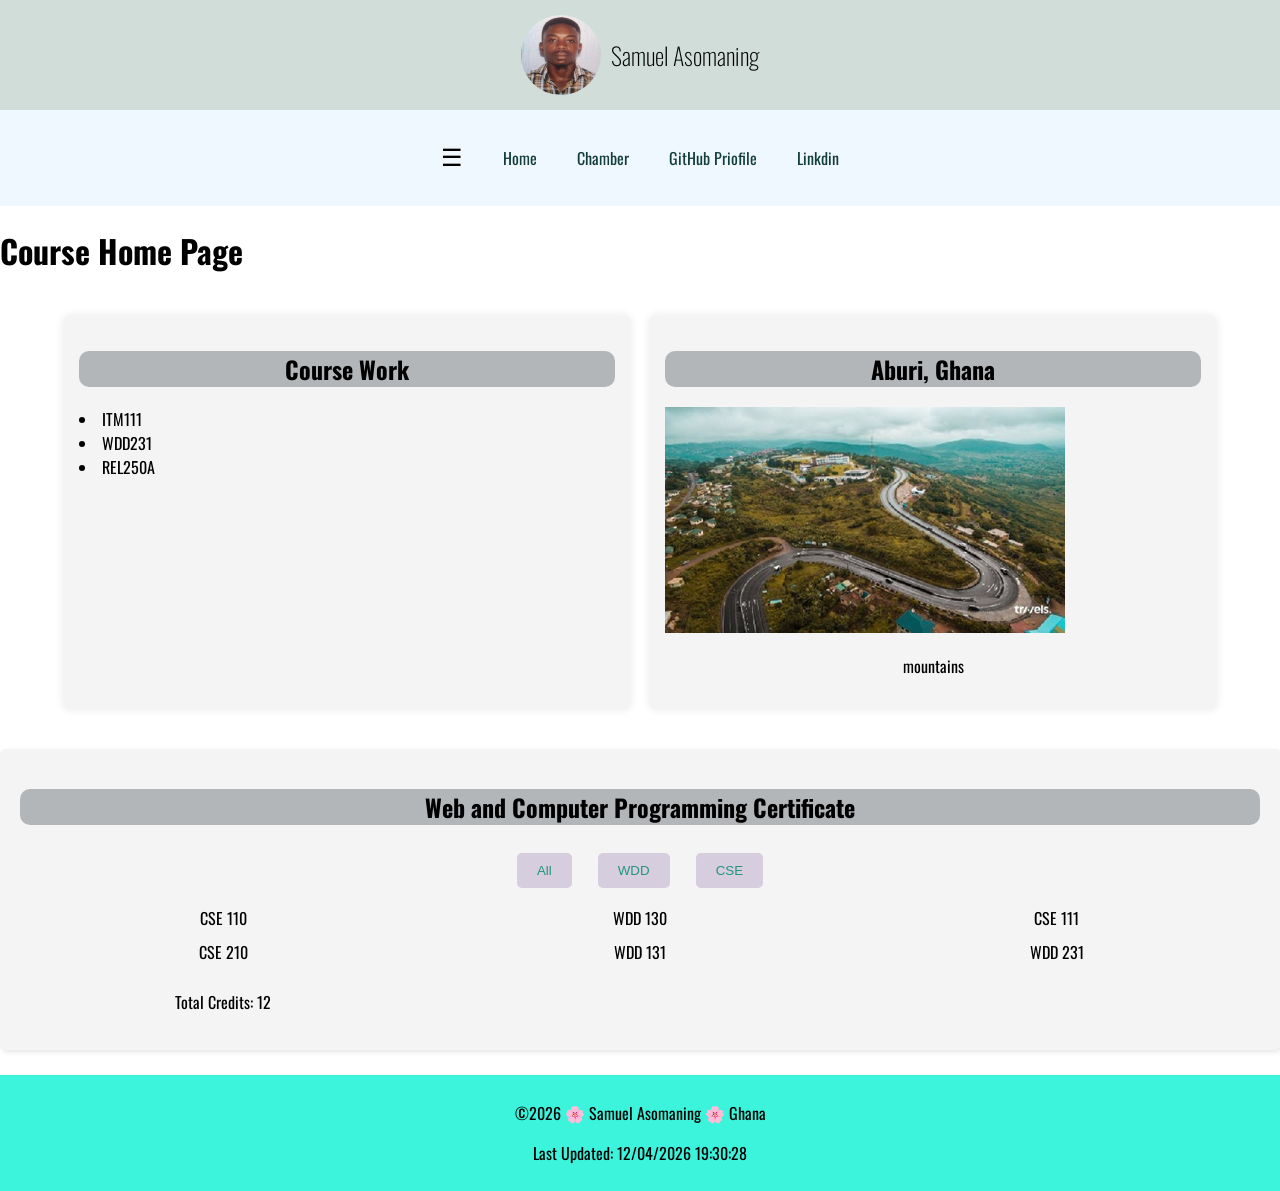
<file: index.html>
<!DOCTYPE html>
<html lang="en">
<head>
    <meta charset="UTF-8">
    <meta name="author" content="Samuel Asomaning">
    <meta name="description" content="Personal Course and Responsive Webpage">
    <link rel="stylesheet" href="styles/course.css">
    <meta name="viewport" content="width=device-width, initial-scale=1.0">
    <link rel="preconnect" href="https://fonts.googleapis.com">
    <link rel="preconnect" href="https://fonts.gstatic.com" crossorigin>
    <link href="https://fonts.googleapis.com/css2?family=Oswald&display=swap" rel="stylesheet">
    <title>Samuel Asomaning | Course Home Page</title>
    <script src="scripts/script.js"></script>
</head>
<body>
    <header>
        <img src="images/profile.jpg" alt="profile-ic" class="profile-pic">
        <span>Samuel Asomaning</span>
    </header>

    <nav>
        <button id="menu_btn">☰</button>
        <ul id="menu">
            <li><a href="index.html">Home</a></li>
            <li><a href="directory.html">Chamber</a></li>
            <li><a href="https://github.com/samuelasomaning">GitHub Priofile</a></li>
            <li><a href="https://www.linkedin.com/in/samuel-asomaning-0a1b97268/">Linkdin</a></li>        
        </ul>
    </nav>

    <main>
        <h1>Course Home Page</h1>
        <div class="box">
            <section class="grid" id="courses">
                <h2>Course Work</h2>
                <li>ITM111</li>
                <li>WDD231</li>
                <li>REL250A</li>
            </section>
            <section class="grid" id="location">
                <h2>Aburi, Ghana</h2>
                <img src="images/aburi_mountain.jpg" alt="mountains">
                <p class="mount">mountains</p>
            </section>
        </div>
        <section id="cert">
            <h2>Web and Computer Programming Certificate</h2>
            <div class="course-filter">
                <button onclick = "filterCourses('all')">All</button>
                <button onclick = "filterCourses('WDD')">WDD</button>
                <button onclick = "filterCourses('CSE')">CSE</button>
            </div>
            <div id="course-list"></div>
        </section>
    </main>

    <footer>
        <p>©<span id="currentYear"></span> 🌸 Samuel Asomaning 🌸 Ghana</p>
        <p id="lastModified"></p>
    </footer>
</body>
</html>
</file>
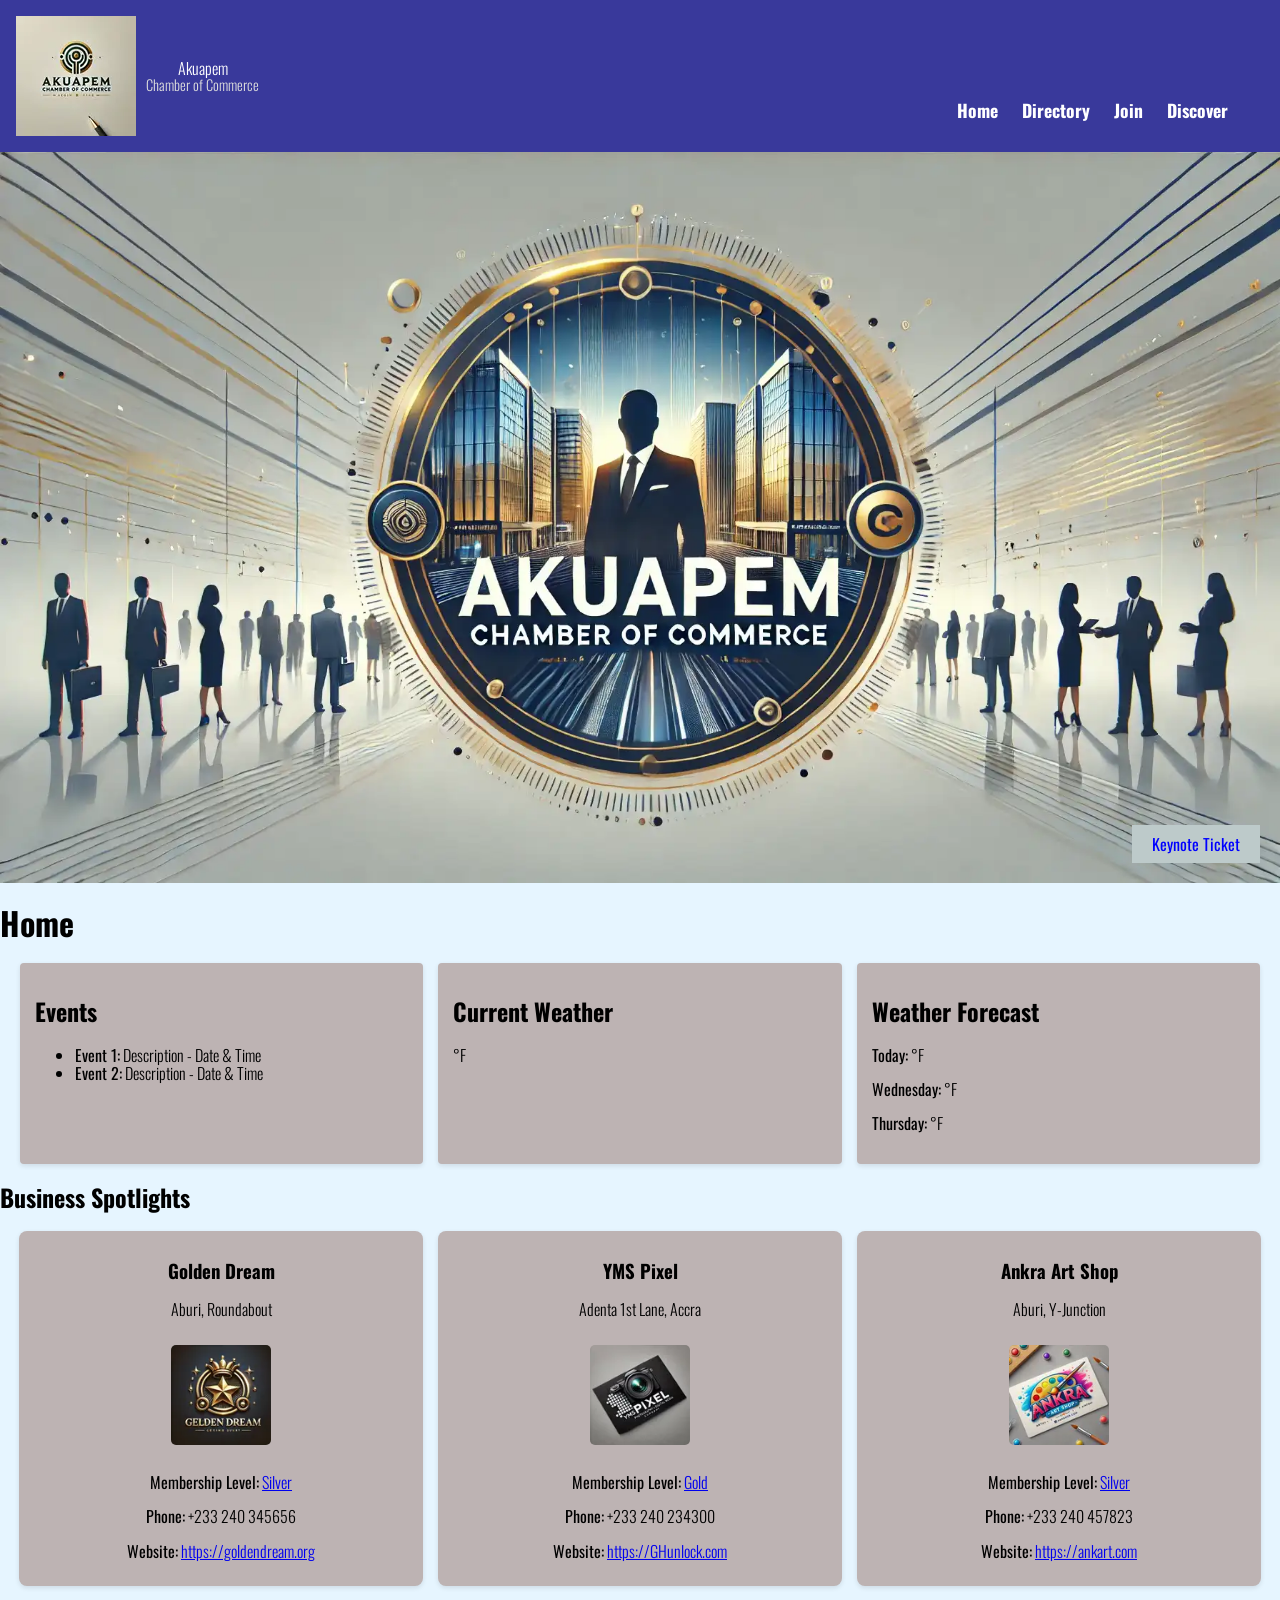
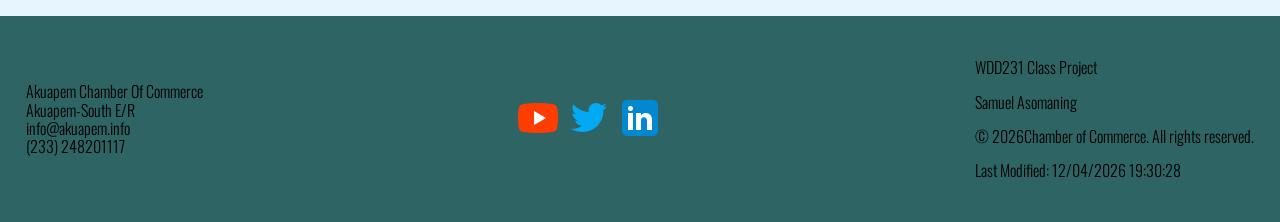
<file: chamber/index.html>
<!DOCTYPE html>
<html lang="en">
<head>
    <meta charset="UTF-8">
    <meta name="viewport" content="width=device-width, initial-scale=1.0">
    <link rel="icon" href="images/akuapem.ico" type="image/x-icon">

    <meta property="og:title" content="Akuapem Chamber of Commerce Directory">
    <meta property="og:type" content="website">
    <meta property="og:image" content="https://samuelasomaning.github.io/wdd231/chamber/images/akuapem-hero1.webp">
    <meta property="og:url" content="https://samuelasomaning.github.io/wdd231/chamber/index.html">
    <meta name="description" content="The Akuapem Chamber of Commerce Home Page">
    <meta name="author" content="Samuel Asomaning">
    <title>Akuapem Chamber of Commerce Home Page</title>

    <link rel="stylesheet" href="styles/normalize.css">
    <link rel="stylesheet" href="styles/chamber.css">
    <link href="https://fonts.googleapis.com/css2?family=Fira+Sans&family=Oswald&display=swap" rel="stylesheet">
    <script src="scripts/index.js"></script>

</head>
<body>
    <header>
        <nav class="logo">
            <img src="images/akuapem-icon(1).jpg" alt="akuapem-logo" class="akuapem-logo">
            <div>
                <span>Akuapem</span> 
                <p>Chamber of Commerce</p>
            </div>
        </nav>
        <nav>
            <button id="menu_toggle"><svg xmlns="http://www.w3.org/2000/svg" height="24px" viewBox="0 -960 960 960" width="24px" fill="#1f1f1f"><path d="M120-240v-80h720v80H120Zm0-200v-80h720v80H120Zm0-200v-80h720v80H120Z"/></svg></button>
            <ul id="nav_menu">
                <li><a href="index.html">Home</a></li>
                <li><a href="directory.html">Directory</a></li>
                <li><a href="join.html">Join</a></li>
                <li><a href="discover.html">Discover</a></li>
            </ul>
        </nav>
        </header>
        <section class="hero">
            <img src="images/akuapem-hero1.webp" alt="hero-img">
            <button>Keynote Ticket</button>
        </section>
    <main>
        <h1>Home</h1>

        <section class="info-section">
            <div class="events">
                <h2>Events</h2>
                <ul>
                    <li><strong>Event 1:</strong> Description - Date & Time</li>
                    <li><strong>Event 2:</strong> Description - Date & Time</li>
                </ul>
            </div>
            <div class="weather">
                <h2>Current Weather</h2>
                <p><span id="temperature"></span>°F</p>
                <p id="description"></p>
            </div>
            <div class="forecast">
                <h2>Weather Forecast</h2>
                <p><strong>Today:</strong> <span id="todayTemp"></span>°F</p>
                <p><strong>Wednesday:</strong> <span id="wednesdayTemp"></span>°F</p>
                <p><strong>Thursday:</strong> <span id="thursdayTemp"></span>°F</p>
            </div>
        </section>
        <section class="spotlights">
            <h2>Business Spotlights</h2>
            <div class="spot-container"></div>
        </section>
    </main>    
    <footer>
        <div class="footer">
            <div>
                <p>Akuapem Chamber Of Commerce <br>Akuapem-South E/R <br>info@akuapem.info <br>(233) 248201117</p>
            </div>
            <div>
                <img src="images/youtube.png" alt="youtube">
                <img src="images/twitter.png" alt="twitter">
                <img src="images/linkedin.png" alt="linkedin">
            </div>
            <div>
                <p>WDD231 Class Project</p>
                <p>Samuel Asomaning</p>
                <p>&copy; <span id="year"></span>Chamber of Commerce. All rights reserved.</p>
                <p>Last Modified: <span id="lastModified"></span></p>
            </div>
        </div>
    </footer>
    
</body>
</html>
</file>
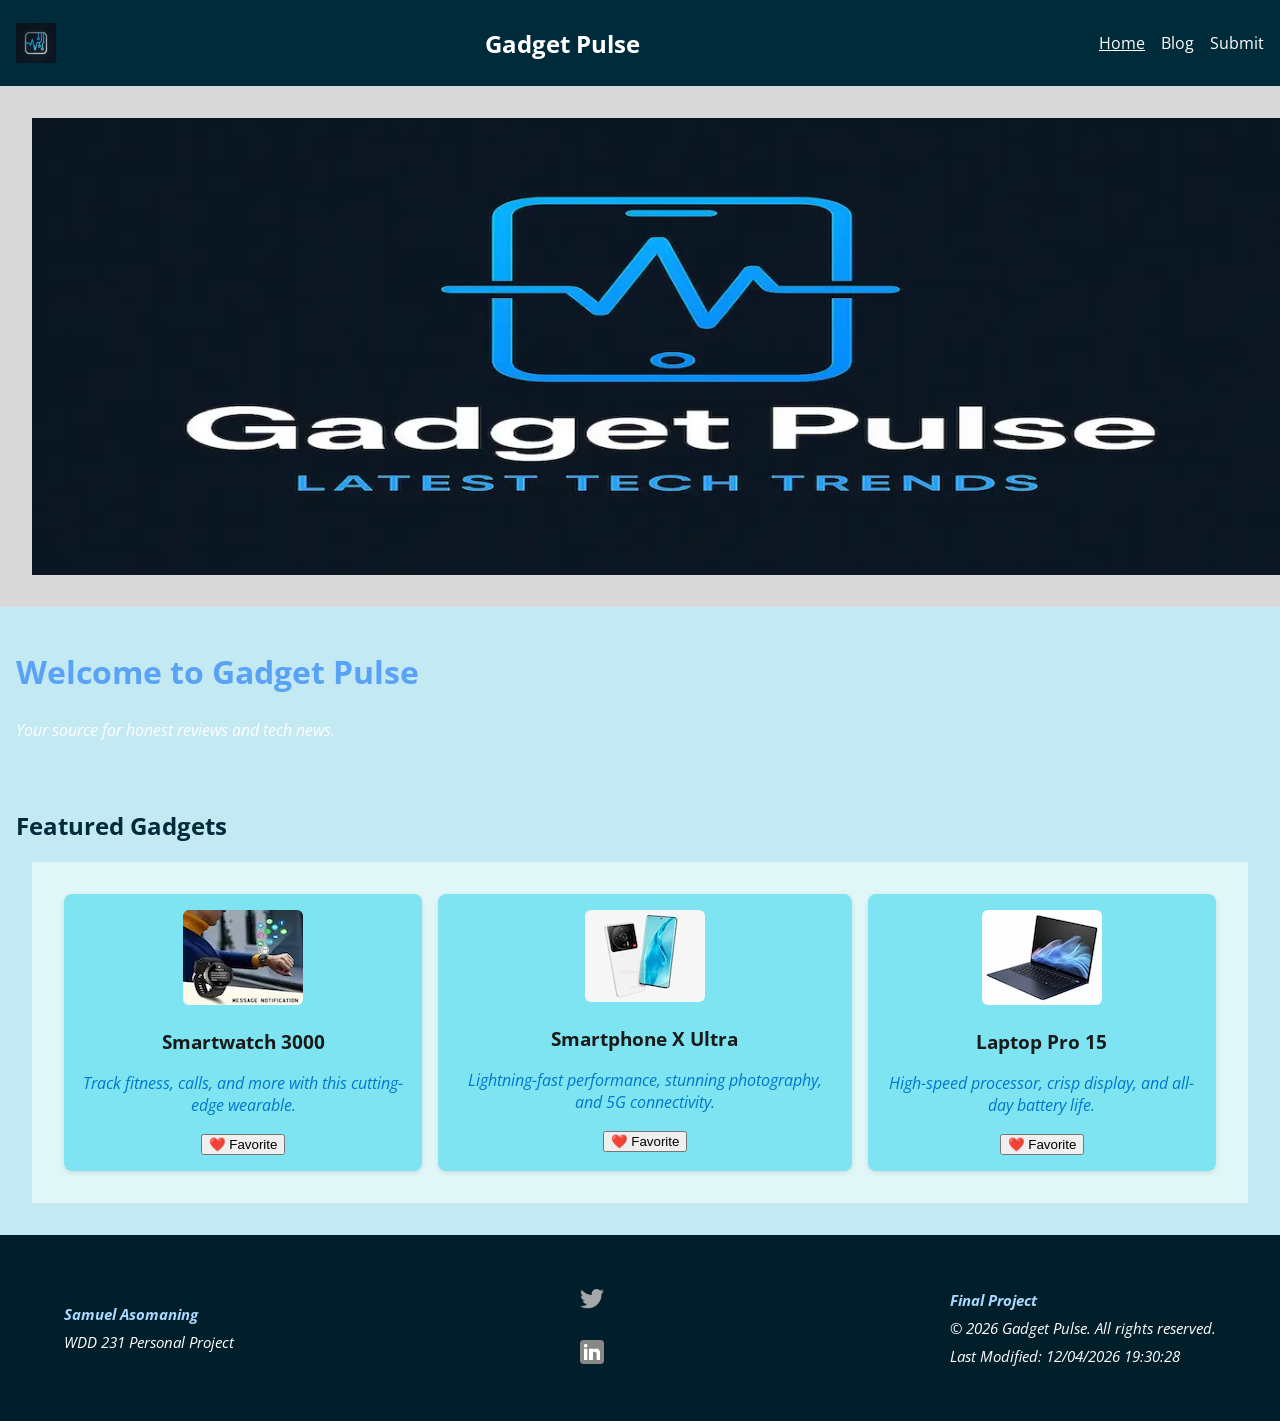
<file: gadget-pulse/index.html>
<!DOCTYPE html>
<html lang="en">
<head>
  <meta charset="UTF-8" />
  <meta name="viewport" content="width=device-width, initial-scale=1.0" />
  <meta name="description" content="Tech reviews and gadget news." />
  <title>Gadget Pulse | Home</title>
  <link rel="stylesheet" href="styles/gadget.css" />

  <link rel="icon" href="images/gadget-ico.webp" type="image/x-icon">

    <meta property="og:title" content="Akuapem Chamber of Commerce Directory">
    <meta property="og:type" content="website">
    <meta property="og:image" content="https://samuelasomaning.github.io/wdd231/gadget-pulse/images/gadget-hero(1)">
    <meta property="og:url" content="https://samuelasomaning.github.io/wdd231/gadget-pulse/index.html">
  <!-- Google Fonts -->
<link href="https://fonts.googleapis.com/css2?family=Open+Sans&family=Oswald:wght@400;600&display=swap" rel="stylesheet">

</head>
<body>
  <header>
    <nav>
      <img src="images/gadget-icon.webp" alt="Site Icon" class="nav-icon">
      <div class="logo">Gadget Pulse</div>
      <button class="menu-toggle" aria-label="Toggle navigation">☰</button>
      <ul class="nav-links">
        <li><a href="index.html" class="active">Home</a></li>
        <li><a href="blog.html">Blog</a></li>
        <li><a href="form.html">Submit</a></li>
      </ul>
    </nav>
  </header>

  <main>
    <section class="hero">
      <img src="images/gadget-hero (1).webp" alt="Featured Gadget" class="hero-image" />
    </section>
    <section class="pulse">
      <h1>Welcome to Gadget Pulse</h1>
      <p>Your source for honest reviews and tech news.</p>
    </section>

    <section class="gadget-list">
      <h2>Featured Gadgets</h2>
      <div id="gadgetContainer" class="gadget-container"></div>
    </section>
  </main>

  <footer>
    <div class="site-footer">
      <div class="footer-section">
        <p><strong>Samuel Asomaning</strong></p>
        <p>WDD 231 Personal Project</p>
      </div>
      <div class="footer-social">
        <a href="#"><img src="images/twitter.png" alt="Twitter" class="social-icon"></a>
        <a href="#"><img src="images/linkedin.png" alt="LinkedIn" class="social-icon"></a>
      </div>
      <div class="footer-meta">
        <p><strong>Final Project</strong></p>
        <p>&copy; <span id="year"></span> Gadget Pulse. All rights reserved.</p>
        <p>Last Modified: <span id="lastModified"></span></p>
      </div>
    </div>
  </footer>
  <script type="module" src="scripts/main.js" defer></script>

  <div id="modal" class="modal hidden">
    <div class="modal-content">
      <span class="close-btn">&times;</span>
      <div id="modal-body"></div>
    </div>
  </div>
  
</body>
</html>
</file>
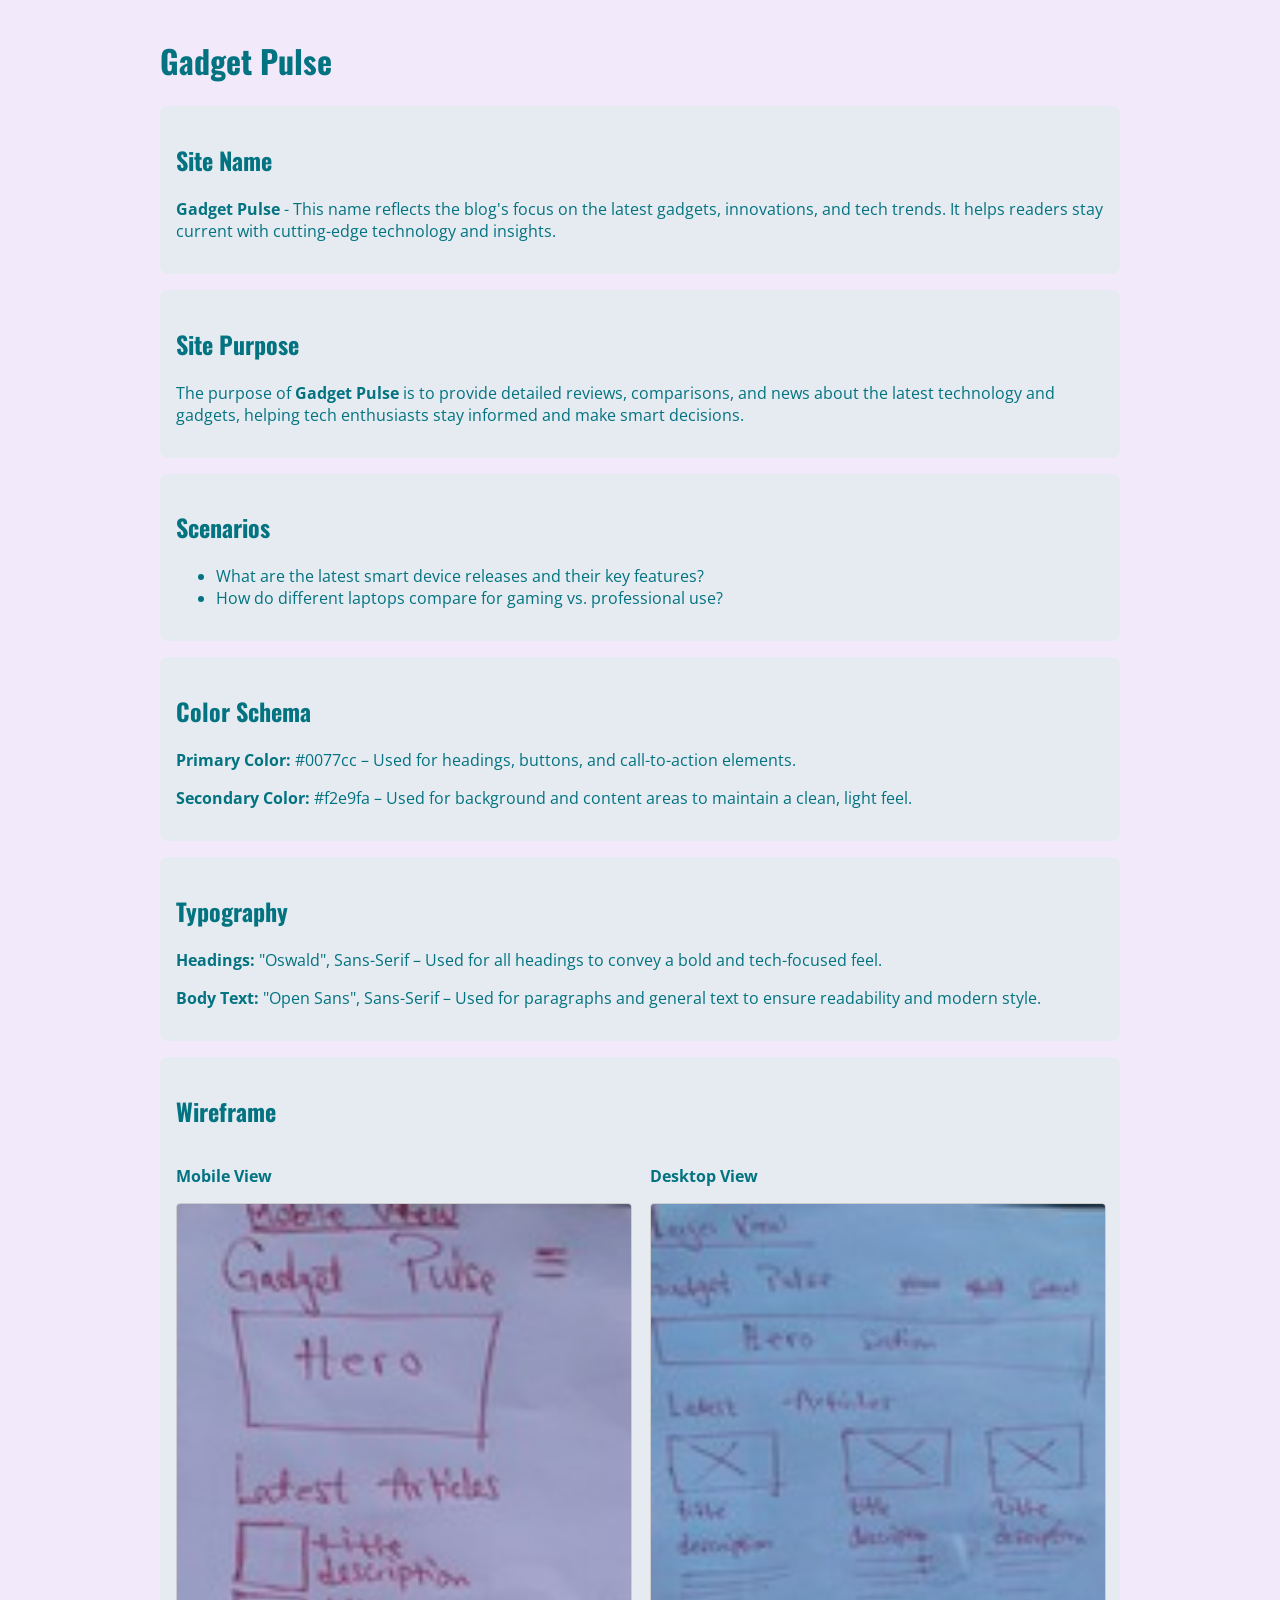
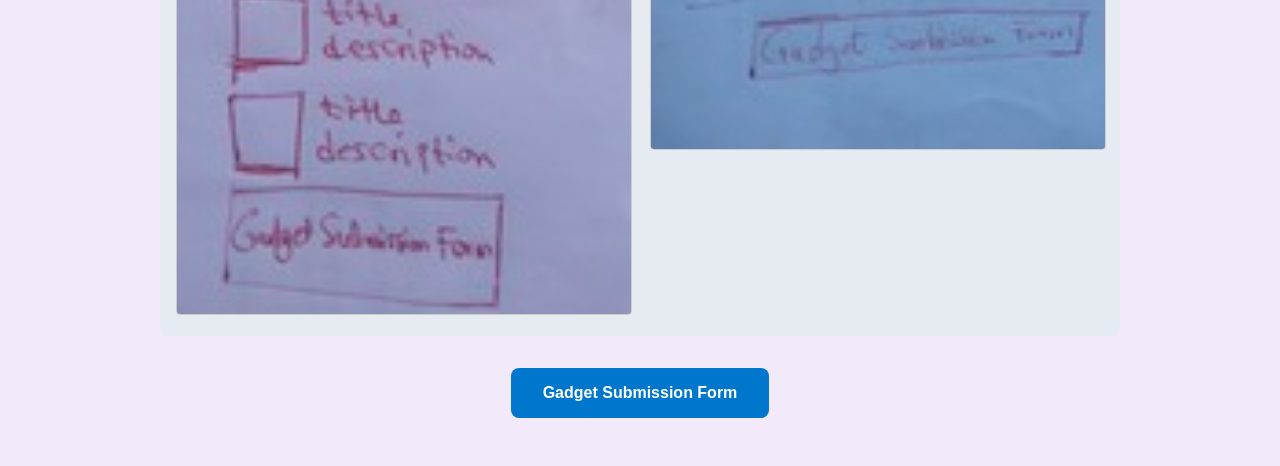
<file: myproject/index.html>
<!DOCTYPE html>
<html lang="en">
<head>
    <meta charset="UTF-8">
    <meta name="viewport" content="width=device-width, initial-scale=1.0">
    <title>Gadget Pulse Site Plan</title>
    <link rel="stylesheet" href="styles/index.css">
    <link href="https://fonts.googleapis.com/css2?family=Fira+Sans&family=Open+Sans:ital,wght@0,300..800;1,300..800&family=Oswald&display=swap" rel="stylesheet">
</head>
<body>
    <main>
        <h1>Gadget Pulse</h1>

        <section class="site_name">
            <h2>Site Name</h2>
            <p><strong>Gadget Pulse</strong> - This name reflects the blog's focus on the latest gadgets, innovations, and tech trends. It helps readers stay current with cutting-edge technology and insights.</p>
        </section>

        <section class="site_purpose">
            <h2>Site Purpose</h2>
            <p>The purpose of <strong>Gadget Pulse</strong> is to provide detailed reviews, comparisons, and news about the latest technology and gadgets, helping tech enthusiasts stay informed and make smart decisions.</p>
        </section>

        <section class="scenario">
            <h2>Scenarios</h2>
            <ul>
                <li>What are the latest smart device releases and their key features?</li>
                <li>How do different laptops compare for gaming vs. professional use?</li>
            </ul>
        </section>

        <section class="color_schema">
            <h2>Color Schema</h2>
            <p><strong>Primary Color:</strong> #0077cc – Used for headings, buttons, and call-to-action elements.</p>
            <p><strong>Secondary Color:</strong> #f2e9fa – Used for background and content areas to maintain a clean, light feel.</p>
        </section>

        <section class="typography">
            <h2>Typography</h2>
            <p><strong>Headings:</strong> "Oswald", Sans-Serif – Used for all headings to convey a bold and tech-focused feel.</p>
            <p><strong>Body Text:</strong> "Open Sans", Sans-Serif – Used for paragraphs and general text to ensure readability and modern style.</p>
        </section>

        <section class="wireframe">
            <h2>Wireframe</h2>
            <div class="wireframe-images">
                <div>
                    <p><strong>Mobile View</strong></p>
                    <img src="images/mview1.jpg" alt="Mobile wireframe view">
                </div>
                <div>
                    <p><strong>Desktop View</strong></p>
                    <img src="images/lview1.jpg" alt="Desktop wireframe view">
                </div>
            </div>
        </section>

        <div class="sub-button">
            <button type="button"><strong>Gadget Submission Form</strong></button>
        </div>
    </main>
</body>
</html>
</file>
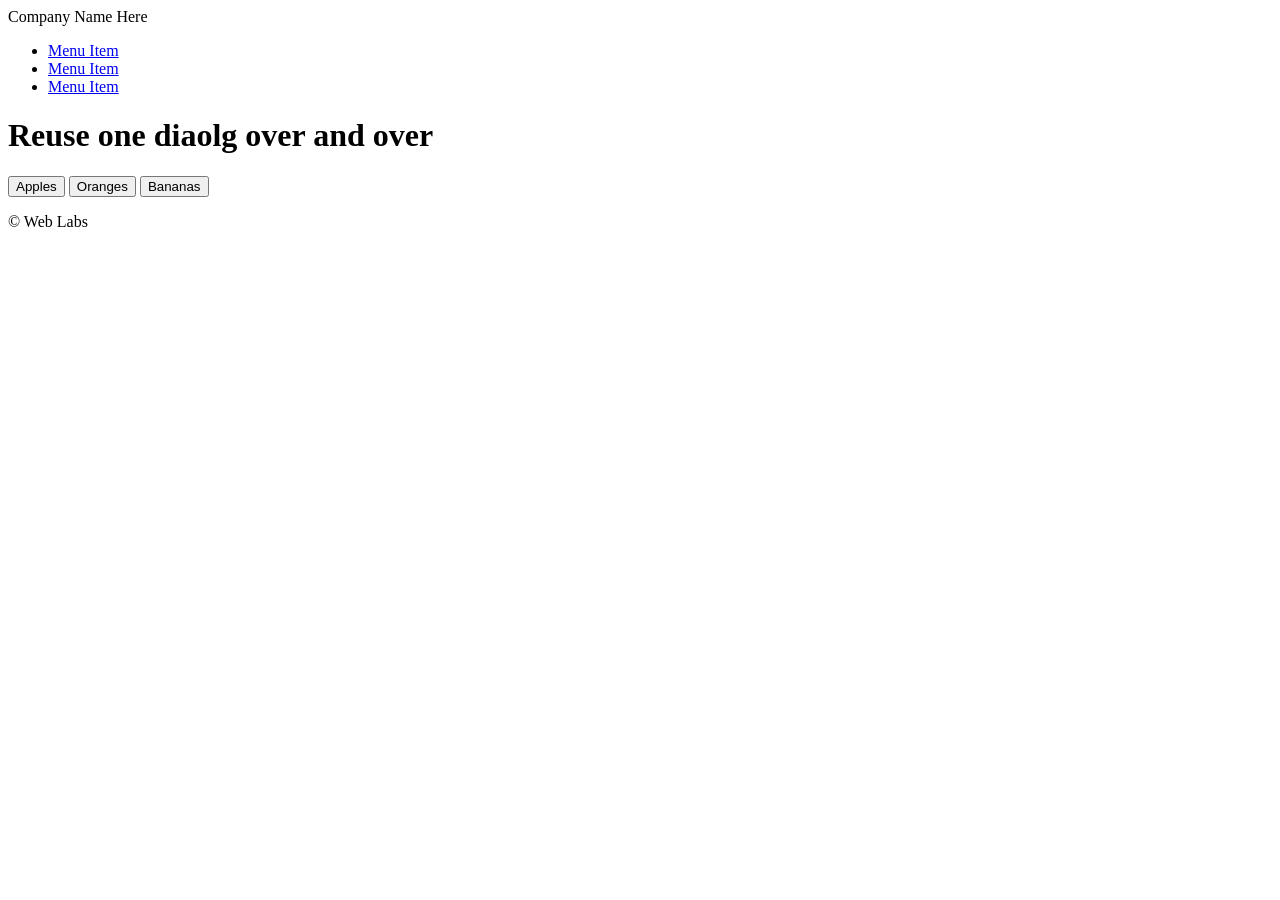
<file: startLab/index.html>
<!DOCTYPE html>
<html lang="en">

<head>
  <meta charset="UTF-8">
  <meta name="viewport" content="width=device-width, initial-scale=1.0">
  <meta name="description" content="Web Lab Start File">
  <meta name="author" content="Paul Cheney">

  <link rel="stylesheet" href="styles/small.css">
  <link rel="stylesheet" href="styles/large.css">

  <title>Web Lab Start File</title>
</head>

<body>
  <header>
    <span>Company Name Here</span>
  </header>

  <nav>
    <ul>
      <li><a href="#">Menu Item</a></li>
      <li><a href="#">Menu Item</a></li>
      <li><a href="#">Menu Item</a></li>
    </ul>
  </nav>

  <main>
    <h1>Reuse one diaolg over and over</h1>
    <button id="openButton1">Apples</button>
    <button id="openButton2">Oranges</button>
    <button id="openButton3">Bananas</button>
    <dialog id="dialogBox">
      <div></div>
      <button id="closeButton">Close</button>
    </dialog>



  </main>

  <footer>
    <p>&copy; Web Labs</p>
  </footer>

  <script src="js/scripts.js"></script>
</body>
</html>
</file>
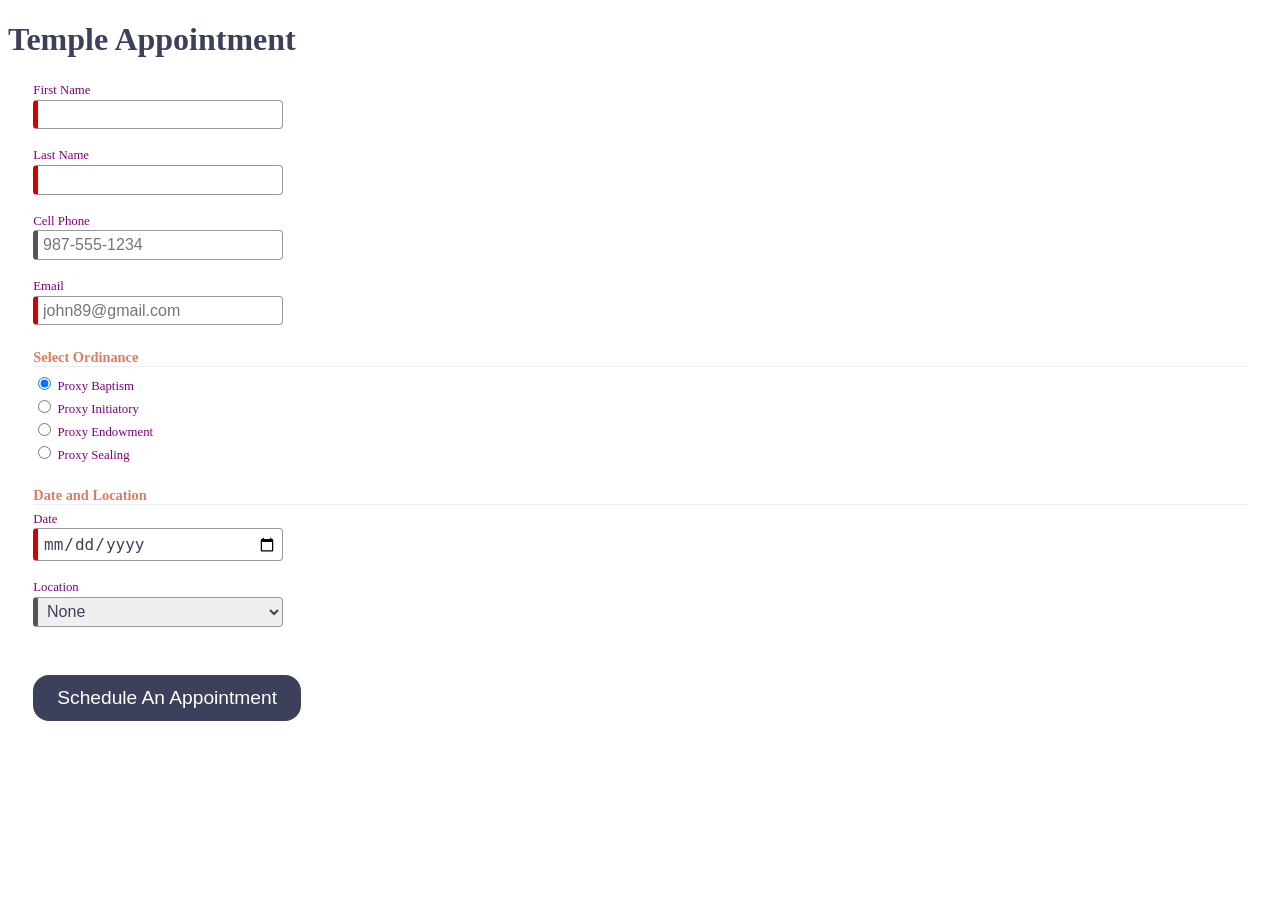
<file: startHere/startHere/index.html>
<!DOCTYPE html>
<html lang="en">

<head>
  <meta charset="UTF-8">
  <meta name="viewport" content="width=device-width, initial-scale=1.0">
  <meta name="description" content="Web Lab Start File">
  <meta name="author" content="Paul Cheney">

  <link rel="stylesheet" href="styles/small.css">
  <link rel="stylesheet" href="styles/large.css">

  <title>Web Lab Start File</title>
</head>

<body>

  <main>
    <h1>Temple Appointment</h1>

    <form method="GET" action="thanks.html" class="designOne">
      <label>First Name <input type="text" name="first" required autocomplete="given-name" title="Your First Name"></label>
        <label>Last Name <input type="text" name="last" required autocomplete="family-name" title="Your Last Name"></label>
        <label>Cell Phone <input type="tel" name="phone"  autocomplete="tel" title="A Phone Number with dashes" placeholder="987-555-1234" ></label>
        <label>Email <input type="email" name="email" required placeholder="john89@gmail.com"  title="Your Email" autocomplete="email"></label>
  

        <h3>Select Ordinance</h3>
        <label><input type="radio" name="ordinance" value="Baptism" checked> Proxy Baptism</label>
        <label><input type="radio" name="ordinance" value="Initiatory"> Proxy Initiatory</label>
        <label><input type="radio" name="ordinance" value="Endowment"> Proxy Endowment</label>
        <label><input type="radio" name="ordinance" value="Sealing"> Proxy Sealing</label>


        
        <h3>Date and Location</h3>
        <label>Date <input type="date" name="date" required></label>

        <label>Location
          <select name="location" required>
            <option value="">None</option>
            <option value="Payson">Payson</option>
            <option value="Orem">Orem</option>
            <option value="Provo City Center">Provo City Center</option>
        </label>

        <input type="submit" value="Schedule An Appointment">
    </form>

    
  </main>

</body>
</html>
</file>
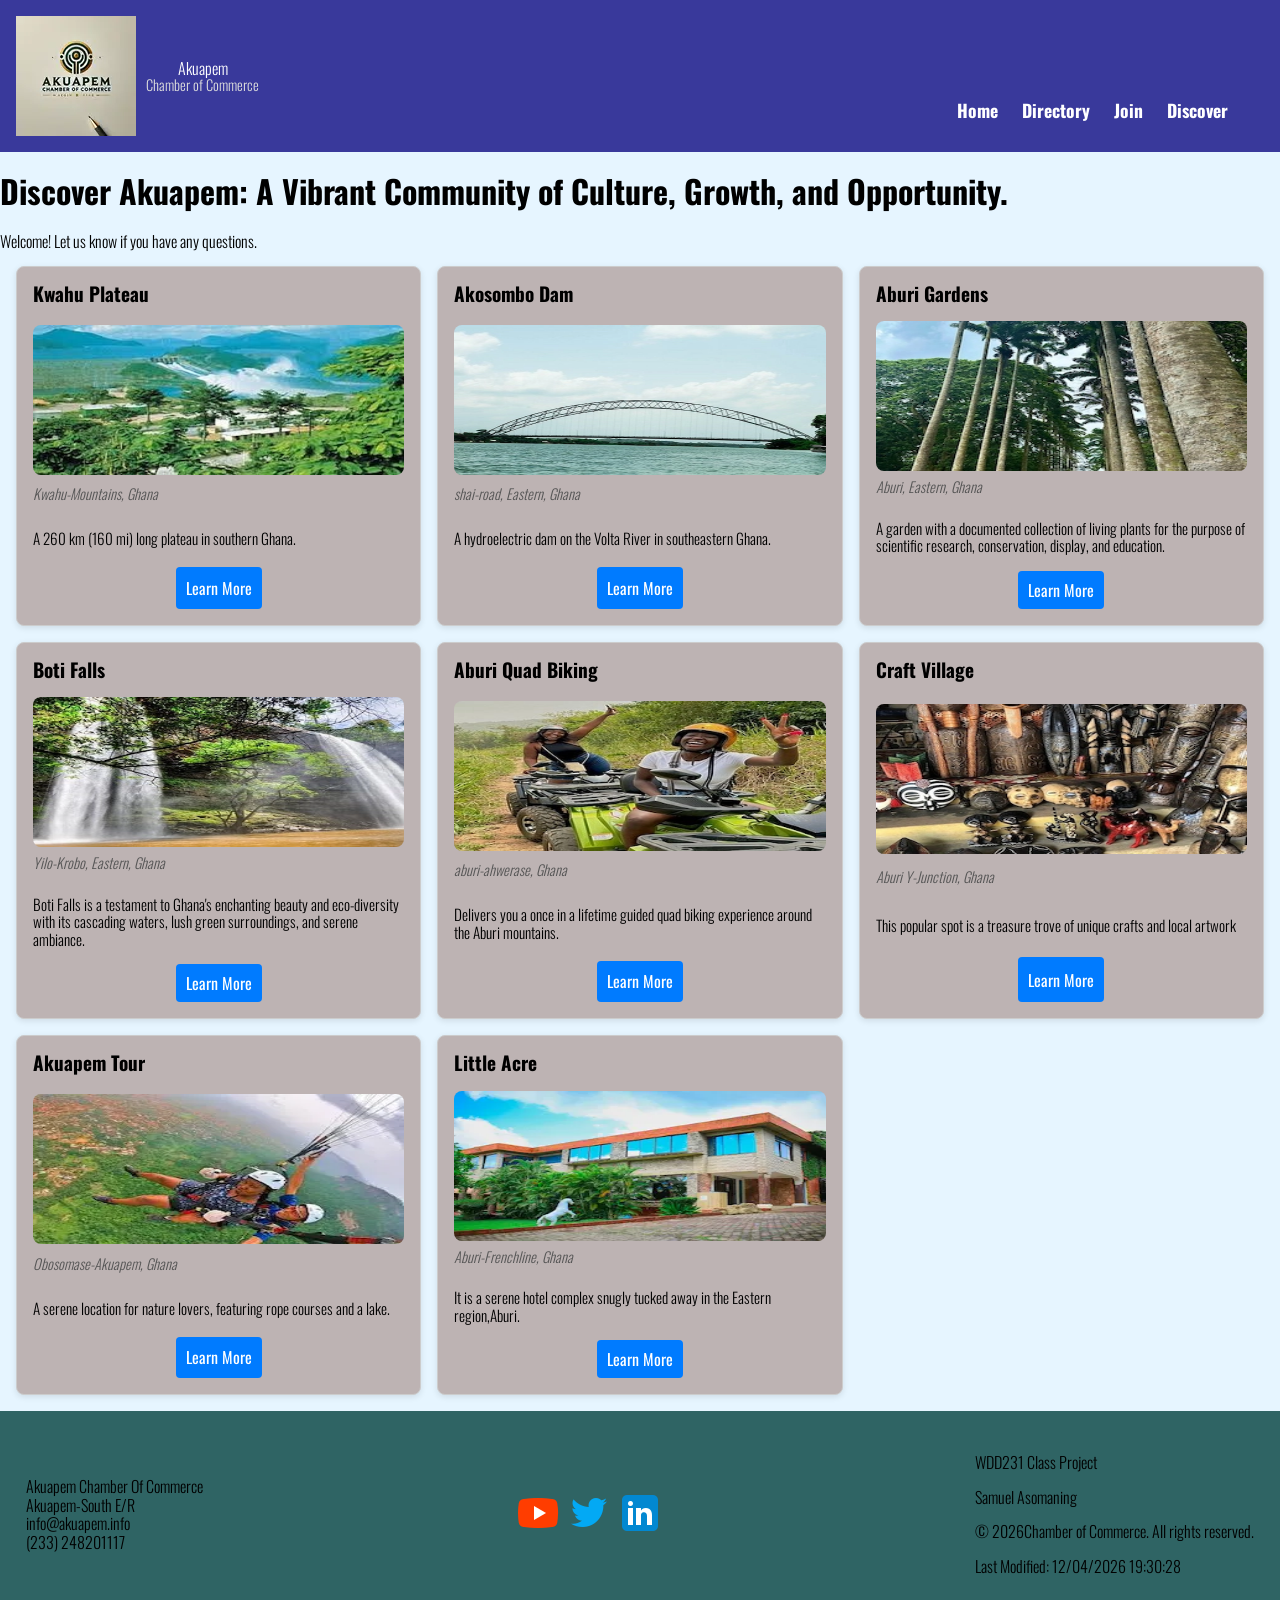
<file: chamber/discover.html>
<!DOCTYPE html>
<html lang="en">
<head>
    <meta charset="UTF-8">
    <meta name="viewport" content="width=device-width, initial-scale=1.0">
    <link rel="icon" href="images/akuapem.ico" type="image/x-icon">

    <meta property="og:title" content="Akuapem Chamber of Commerce Discover Page">
    <meta property="og:type" content="website">
    <meta property="og:image" content="https://samuelasomaning.github.io/wdd231/chamber/images/akuapem-hero1.webp">
    <meta property="og:url" content="https://samuelasomaning.github.io/wdd231/chamber/index.html">
    <meta name="description" content="The Akuapem Chamber of Commerce Home Page">
    <meta name="author" content="Samuel Asomaning">
    <title>Akuapem Chamber of Commerce Home Page</title>

    <link rel="stylesheet" href="styles/normalize.css">
    <link rel="stylesheet" href="styles/chamber.css">
    <link href="https://fonts.googleapis.com/css2?family=Fira+Sans&family=Oswald&display=swap" rel="stylesheet">
    <script src="scripts/discover.js"></script>

</head>
<body>
    <header>
        <nav class="logo">
            <img src="images/akuapem-icon(1).jpg" alt="akuapem-logo" class="akuapem-logo">
            <div>
                <span>Akuapem</span> 
                <p>Chamber of Commerce</p>
            </div>
        </nav>
        <nav>
            <button id="menu_toggle"><svg xmlns="http://www.w3.org/2000/svg" height="24px" viewBox="0 -960 960 960" width="24px" fill="#1f1f1f"><path d="M120-240v-80h720v80H120Zm0-200v-80h720v80H120Zm0-200v-80h720v80H120Z"/></svg></button>
            <ul id="nav_menu">
                <li><a href="index.html">Home</a></li>
                <li><a href="directory.html">Directory</a></li>
                <li><a href="join.html">Join</a></li>
                <li><a href="discover.html">Discover</a></li>
            </ul>
        </nav>
        </header>
    <main>
        <h1>Discover Akuapem: A Vibrant Community of Culture, Growth, and Opportunity.</h1>

        <aside id="visitor-message"></aside>
        <div id="items-container">
            <!-- Items will be loaded dynamically from JSON -->
        </div>
    </main>    
    <footer>
        <div class="footer">
            <div>
                <p>Akuapem Chamber Of Commerce <br>Akuapem-South E/R <br>info@akuapem.info <br>(233) 248201117</p>
            </div>
            <div>
                <img src="images/youtube.png" alt="youtube">
                <img src="images/twitter.png" alt="twitter">
                <img src="images/linkedin.png" alt="linkedin">
            </div>
            <div>
                <p>WDD231 Class Project</p>
                <p>Samuel Asomaning</p>
                <p>&copy; <span id="year"></span>Chamber of Commerce. All rights reserved.</p>
                <p>Last Modified: <span id="lastModified"></span></p>
            </div>
        </div>
    </footer>
    
</body>
</html>
</file>
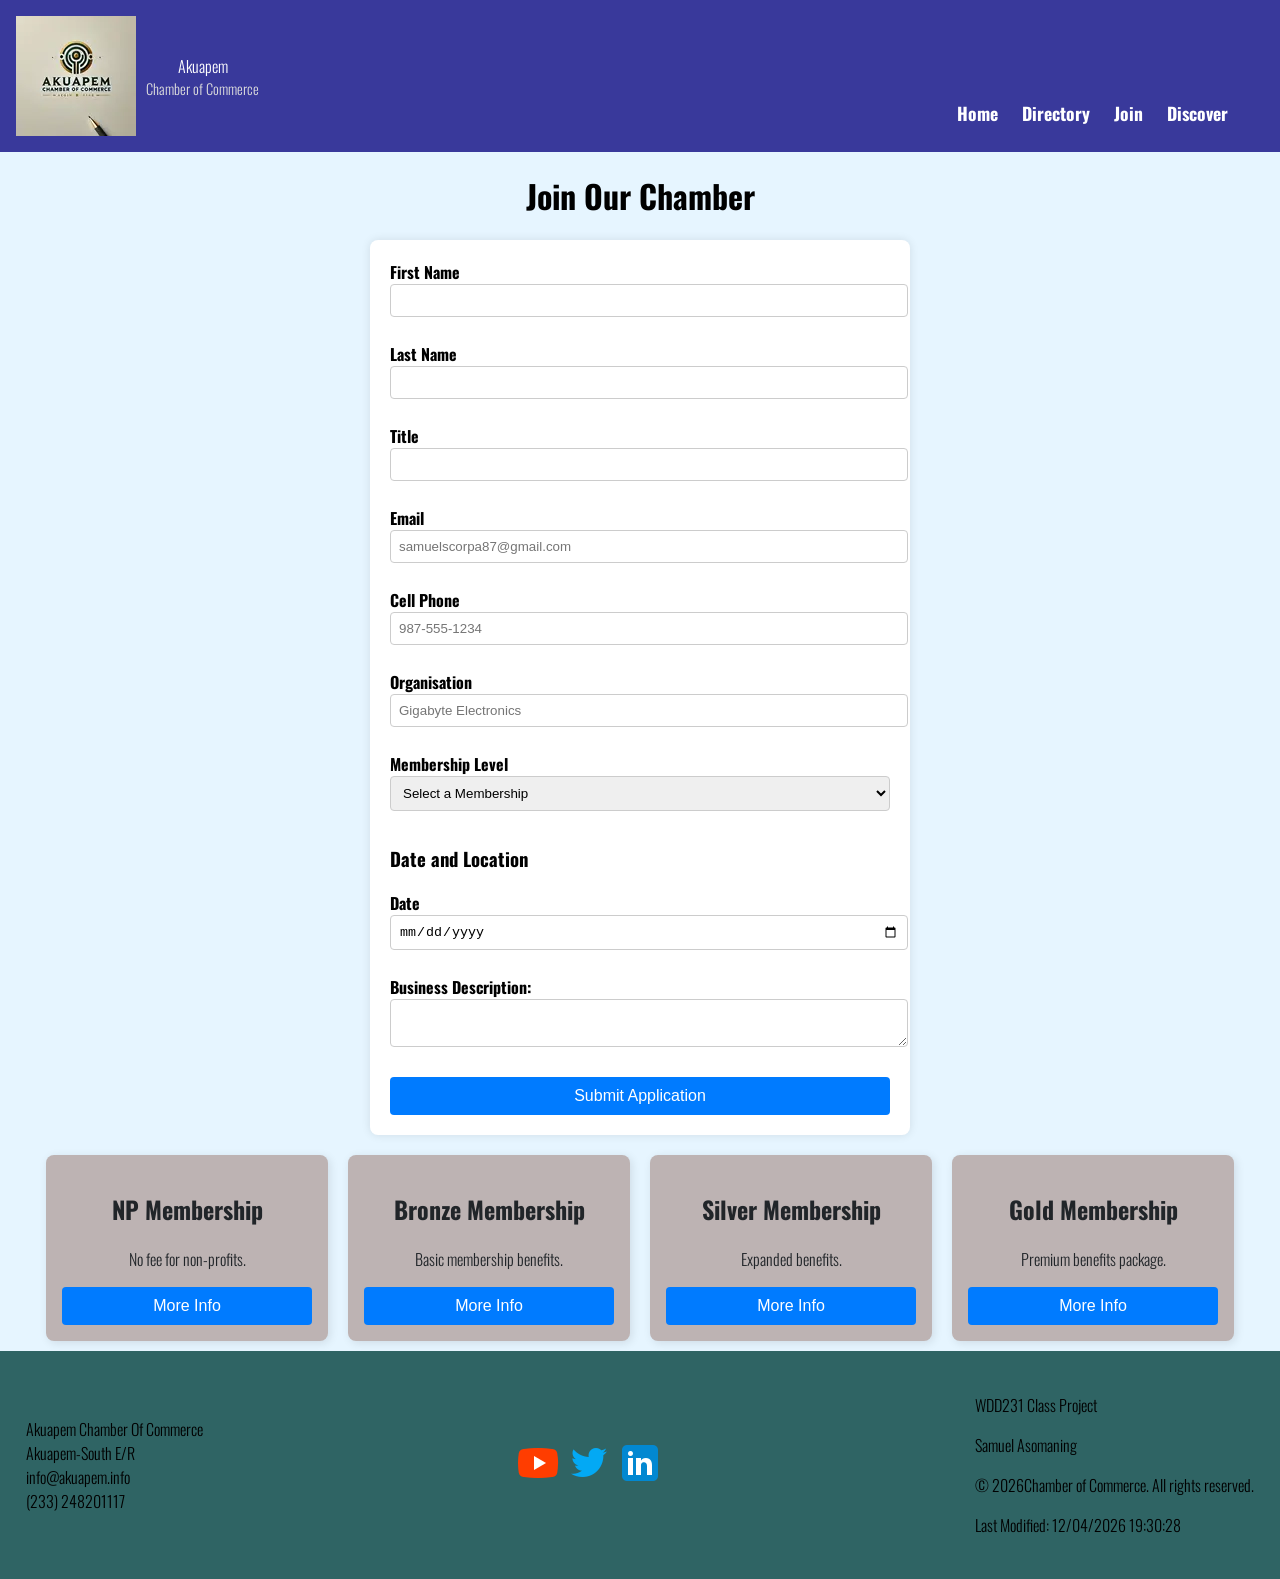
<file: chamber/join.html>
<!DOCTYPE html>
<html lang="en">
<head>
    <meta charset="UTF-8">
    <meta name="description" content="The Chamber of Commerce Form Page">
    <meta name="author" content="Samuel Asomaning">
    <meta name="viewport" content="width=device-width, initial-scale=1.0">
    
    <link rel="icon" href="images/akuapem.ico" type="image/x-icon">

    <meta property="og:title" content="Akuapem Chamber of Commerce">
    <meta property="og:type" content="website">
    <meta property="og:image" content="https://samuelasomaning.github.io/wdd231/chamber/images/akuapem-hero1.webp">
    <meta property="og:url" content="https://samuelasomaning.github.io/wdd231/chamber/chamber.html">

    <link rel="stylesheet" href="styles/form.css">
    <link rel="stylesheet" href="styles/chamber.css">
    <link href="https://fonts.googleapis.com/css2?family=Fira+Sans&family=Oswald&display=swap" rel="stylesheet">

    <script src="scripts/form.js" defer></script>
    <title>Samuel Asomaning | The Akuapem Chamber of Commerce Directory</title>
</head>
<body>
    <header>
        <nav class="logo">
            <img src="images/akuapem-icon(1).jpg" alt="akuapem-logo" class="akuapem-logo">
            <div>
                <span>Akuapem</span> 
                <p>Chamber of Commerce</p>
            </div>
        </nav>
        <nav>
            <button id="menu_toggle"><svg xmlns="http://www.w3.org/2000/svg" height="24px" viewBox="0 -960 960 960" width="24px" fill="#1f1f1f"><path d="M120-240v-80h720v80H120Zm0-200v-80h720v80H120Zm0-200v-80h720v80H120Z"/></svg></button>
            <ul id="nav_menu">
                <li><a href="index.html">Home</a></li>
                <li><a href="directory.html">Directory</a></li>
                <li><a href="join.html">Join</a></li>
                <li><a href="discover.html">Discover</a></li>
            </ul>
        </nav>
    </header>
    <main>
        <h1>Join Our Chamber</h1>
        <form method="GET" action="thankyou.html" class="form-details">
            <label>First Name <input type="text" name="first" required autocomplete="given-name" title="Your First Name"></label>
              <label>Last Name <input type="text" name="last" required autocomplete="family-name" title="Your Last Name"></label>
              <label>Title <input type="text" name="Organisation name" required title="Your Organisation name" autocomplete="organization-title"></label>
              <label>Email <input type="email" name="email" required placeholder="samuelscorpa87@gmail.com"  title="Your Email" autocomplete="email"></label>
              <label>Cell Phone <input type="tel" name="phone"  autocomplete="tel" title="A Phone Number with dashes" placeholder="987-555-1234" ></label>
              <label>Organisation<input type="text" name="Organisation" required placeholder="Gigabyte Electronics" title="Your Business Name" autocomplete="organization"></label>

              <label>Membership Level
                <select name="membership" required>
                    <option value="">Select a Membership</option>
                    <option value="NP Membership">NP Membership</option>
                    <option value="Bronze Membership">Bronze Membership</option>
                    <option value="Silver Membership">Silver Membership</option>
                    <option value="Gold Membership">Gold Membership</option>
                </select>
            </label>
              
            <h3>Date and Location</h3>
            <label>Date <input type="date" name="date" required></label>
            <label>Business Description:
                <textarea name="businessDescription" title="Describe your business"></textarea>
            </label>
            <input type="hidden" name="timestamp" id="timestamp">
            <button type="submit">Submit Application</button>
        </form>
        
        <section class="membership-cards">
            <div class="card" id="np">
                <h2>NP Membership</h2>
                <p>No fee for non-profits.</p>
                <button onclick="showModal('np-modal')">More Info</button>
            </div>
            <div class="card" id="bronze">
                <h2>Bronze Membership</h2>
                <p>Basic membership benefits.</p>
                <button onclick="showModal('bronze-modal')">More Info</button>
            </div>
            <div class="card" id="silver">
                <h2>Silver Membership</h2>
                <p>Expanded benefits.</p>
                <button onclick="showModal('silver-modal')">More Info</button>
            </div>
            <div class="card" id="gold">
                <h2>Gold Membership</h2>
                <p>Premium benefits package.</p>
                <button onclick="showModal('gold-modal')">More Info</button>
            </div>
        </section>
        
        <!-- Membership Modals -->
        <div id="np-modal" class="modal">
            <div class="modal-content">
                <span class="close" onclick="closeModal('np-modal')">&times;</span>
                <h2>NP Membership</h2>
                <p>Includes access to networking events and community support.</p>
            </div>
        </div>
        
        <div id="bronze-modal" class="modal">
            <div class="modal-content">
                <span class="close" onclick="closeModal('bronze-modal')">&times;</span>
                <h2>Bronze Membership</h2>
                <p>Access to workshops and online resources.</p>
            </div>
        </div>
        
        <div id="silver-modal" class="modal">
            <div class="modal-content">
                <span class="close" onclick="closeModal('silver-modal')">&times;</span>
                <h2>Silver Membership</h2>
                <p>Includes advertising and promotional benefits.</p>
            </div>
        </div>
        
        <div id="gold-modal" class="modal">
            <div class="modal-content">
                <span class="close" onclick="closeModal('gold-modal')">&times;</span>
                <h2>Gold Membership</h2>
                <p>Priority access to all chamber events and VIP networking.</p>
            </div>
        </div>
    </main>

    <footer>
        <div class="footer">
            <div>
                <p>Akuapem Chamber Of Commerce <br>Akuapem-South E/R <br>info@akuapem.info <br>(233) 248201117</p>
            </div>
            <div>
                <img src="images/youtube.png" alt="youtube">
                <img src="images/twitter.png" alt="twitter">
                <img src="images/linkedin.png" alt="linkedin">
            </div>
            <div class="foot_info">
                <p>WDD231 Class Project</p>
                <p>Samuel Asomaning</p>
                <p>&copy; <span id="year"></span>Chamber of Commerce. All rights reserved.</p>
                <p>Last Modified: <span id="lastModified"></span></p>
            </div>
        </div>
    </footer>
    
       
</body>
</html>
</file>
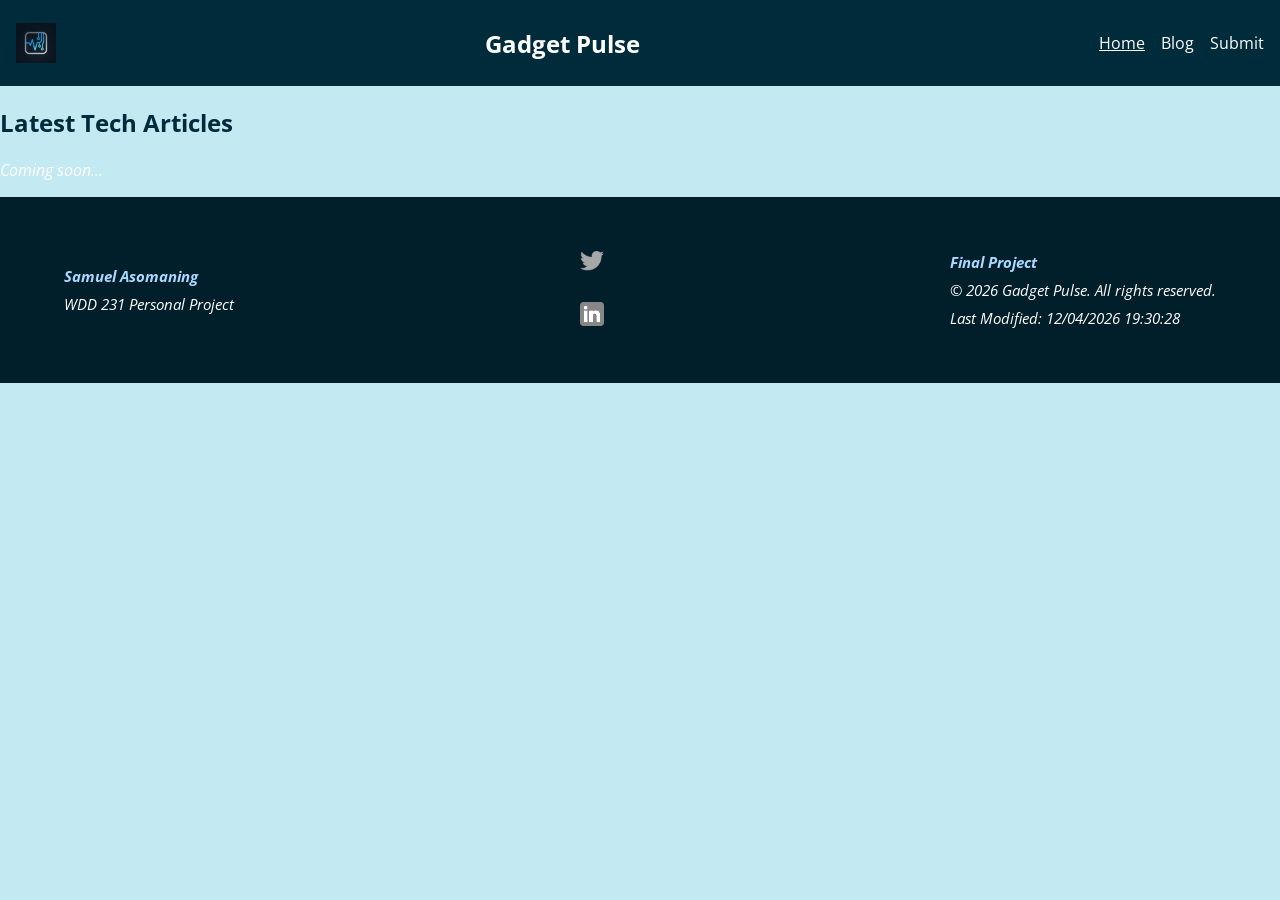
<file: gadget-pulse/blog.html>
<!DOCTYPE html>
<html lang="en">
<head>
  <meta charset="UTF-8" />
  <meta name="viewport" content="width=device-width, initial-scale=1.0" />
  <meta name="description" content="Tech reviews and gadget news." />
  <title>Gadget Pulse | Home</title>
  <link rel="stylesheet" href="styles/gadget.css" />

  <link rel="icon" href="images/gadget-ico.webp" type="image/x-icon">

    <meta property="og:title" content="Akuapem Chamber of Commerce Directory">
    <meta property="og:type" content="website">
    <meta property="og:image" content="https://samuelasomaning.github.io/wdd231/gadget-pulse/images/gadget-hero(1)">
    <meta property="og:url" content="https://samuelasomaning.github.io/wdd231/gadget-pulse/index.html">
  <!-- Google Fonts -->
<link href="https://fonts.googleapis.com/css2?family=Open+Sans&family=Oswald:wght@400;600&display=swap" rel="stylesheet">

</head>
<body>
  <header>
    <nav>
      <img src="images/gadget-icon.webp" alt="Site Icon" class="nav-icon">
      <div class="logo">Gadget Pulse</div>
      <button class="menu-toggle" aria-label="Toggle navigation">☰</button>
      <ul class="nav-links">
        <li><a href="index.html" class="active">Home</a></li>
        <li><a href="blog.html">Blog</a></li>
        <li><a href="form.html">Submit</a></li>
      </ul>
    </nav>
  </header>

  <main>
    <section class="blog">
      <h1>Latest Tech Articles</h1>
      <p>Coming soon...</p>
    </section>
  </main>

  <footer>
    <div class="site-footer">
      <div class="footer-section">
        <p><strong>Samuel Asomaning</strong></p>
        <p>WDD 231 Personal Project</p>
      </div>
      <div class="footer-social">
        <a href="#"><img src="images/twitter.png" alt="Twitter" class="social-icon"></a>
        <a href="#"><img src="images/linkedin.png" alt="LinkedIn" class="social-icon"></a>
      </div>
      <div class="footer-meta">
        <p><strong>Final Project</strong></p>
        <p>&copy; <span id="year"></span> Gadget Pulse. All rights reserved.</p>
        <p>Last Modified: <span id="lastModified"></span></p>
      </div>
    </div>
  </footer>
  <script type="module" src="scripts/main.js" defer></script>
</body>
</html>
</file>
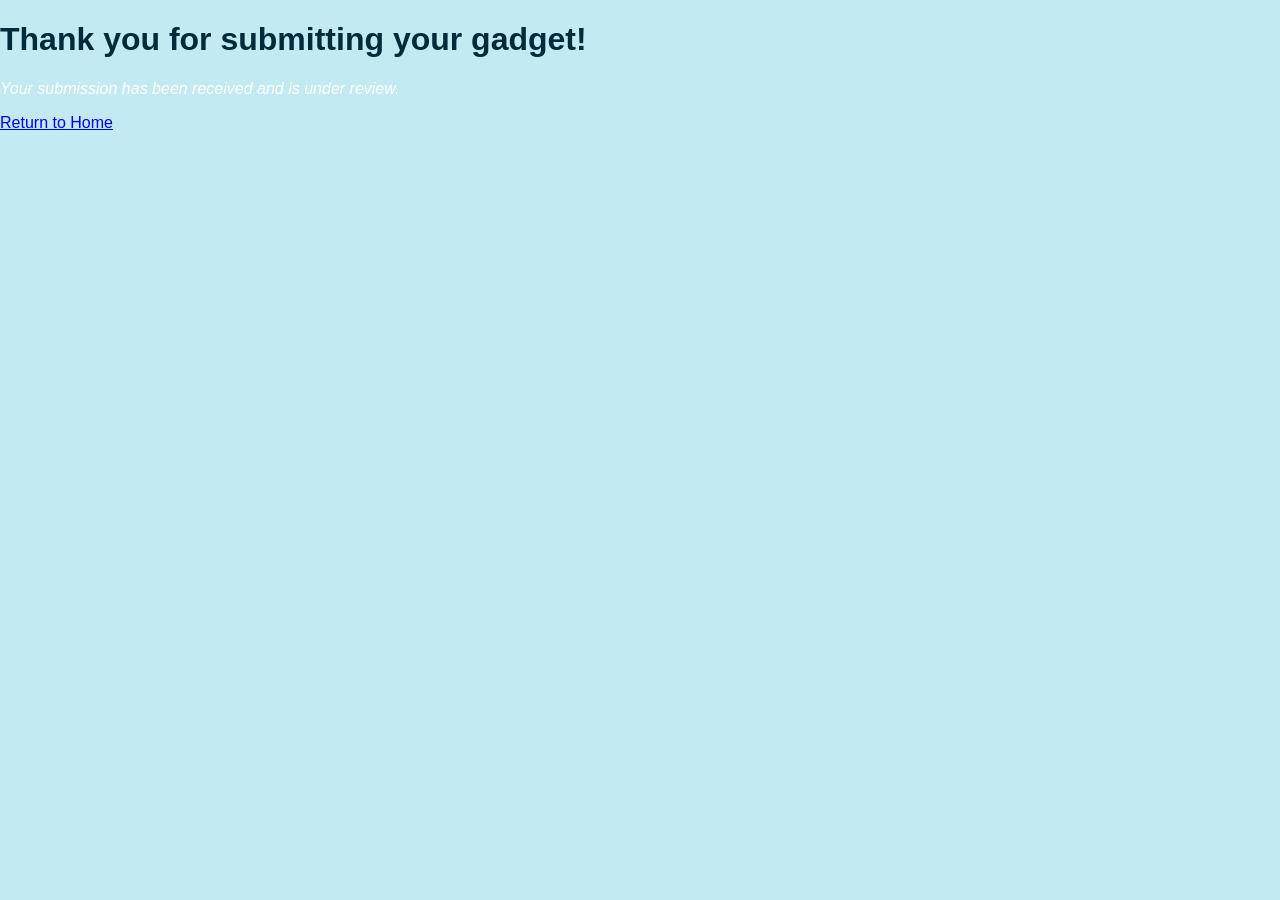
<file: gadget-pulse/form-action.html>
<!DOCTYPE html>
<html lang="en">
<head>
  <meta charset="UTF-8" />
  <meta name="viewport" content="width=device-width, initial-scale=1.0" />
  <title>Form Submitted</title>
  <link rel="stylesheet" href="styles/gadget.css" />
</head>
<body>
  <main class="confirmation">
    <h1>Thank you for submitting your gadget!</h1>
    <p>Your submission has been received and is under review.</p>
    <a href="index.html">Return to Home</a>
  </main>
</body>
</html>
</file>
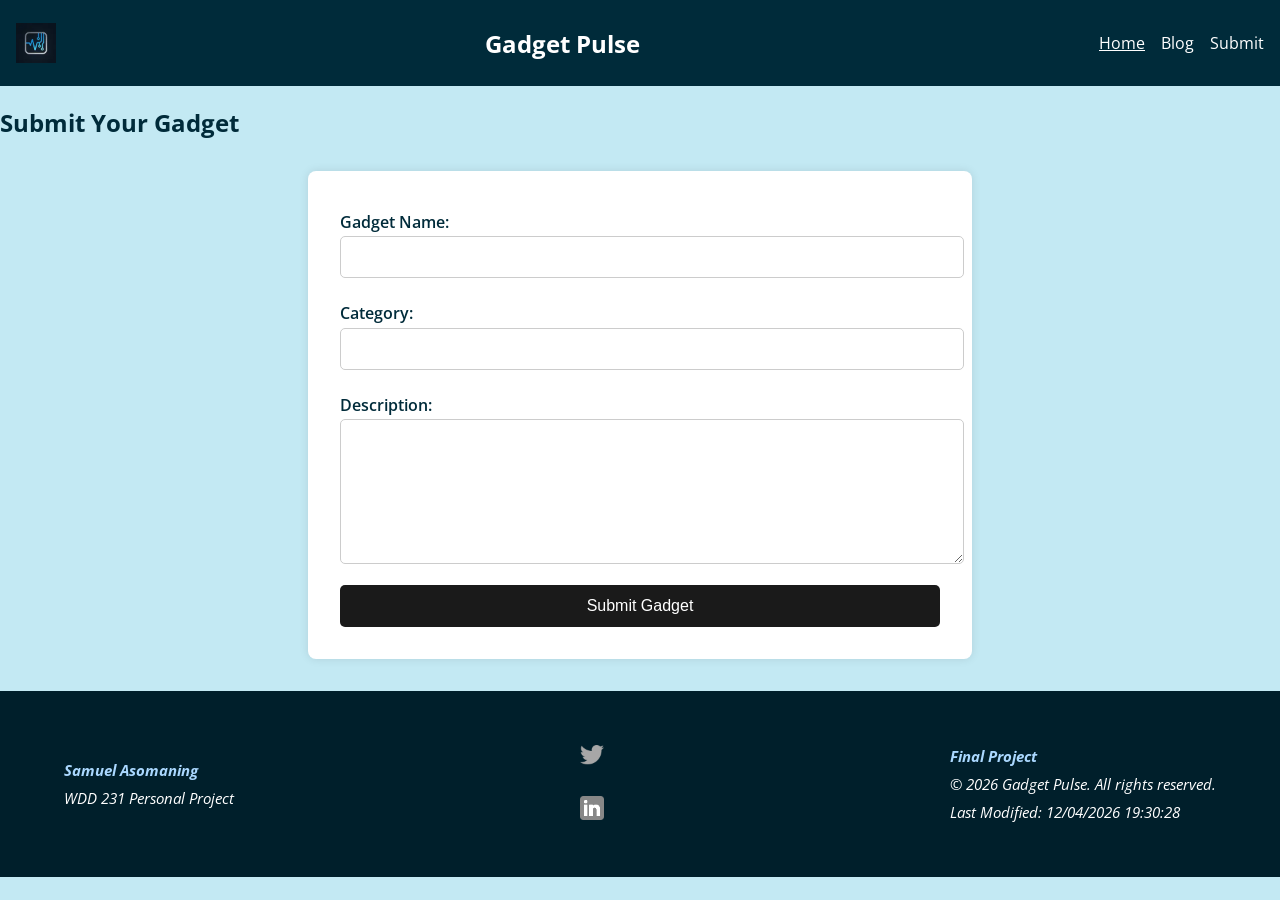
<file: gadget-pulse/form.html>
<!DOCTYPE html>
<html lang="en">
<head>
  <meta charset="UTF-8" />
  <meta name="viewport" content="width=device-width, initial-scale=1.0" />
  <meta name="description" content="Tech reviews and gadget news." />
  <title>Gadget Pulse | Home</title>
  <link rel="stylesheet" href="styles/gadget.css" />

  <link rel="icon" href="images/gadget-ico.webp" type="image/x-icon">

    <meta property="og:title" content="Akuapem Chamber of Commerce Directory">
    <meta property="og:type" content="website">
    <meta property="og:image" content="https://samuelasomaning.github.io/wdd231/gadget-pulse/images/gadget-hero(1)">
    <meta property="og:url" content="https://samuelasomaning.github.io/wdd231/gadget-pulse/index.html">
  <!-- Google Fonts -->
<link href="https://fonts.googleapis.com/css2?family=Open+Sans&family=Oswald:wght@400;600&display=swap" rel="stylesheet">

</head>
<body>
  <header>
    <nav>
      <img src="images/gadget-icon.webp" alt="Site Icon" class="nav-icon">
      <div class="logo">Gadget Pulse</div>
      <button class="menu-toggle" aria-label="Toggle navigation">☰</button>
      <ul class="nav-links">
        <li><a href="index.html" class="active">Home</a></li>
        <li><a href="blog.html">Blog</a></li>
        <li><a href="form.html">Submit</a></li>
      </ul>
    </nav>
  </header>

  <main>
    <section class="form-section">
      <h1>Submit Your Gadget</h1>
      <form action="form-action.html" method="get">
        <label for="name">Gadget Name:</label>
        <input type="text" id="name" name="name" required>

        <label for="category">Category:</label>
        <input type="text" id="category" name="category" required>

        <label for="description">Description:</label>
        <textarea id="description" name="description" required></textarea>

        <button type="submit">Submit Gadget</button>
      </form>
    </section>
  </main>

  <footer>
    <div class="site-footer">
      <div class="footer-section">
        <p><strong>Samuel Asomaning</strong></p>
        <p>WDD 231 Personal Project</p>
      </div>
      <div class="footer-social">
        <a href="#"><img src="images/twitter.png" alt="Twitter" class="social-icon"></a>
        <a href="#"><img src="images/linkedin.png" alt="LinkedIn" class="social-icon"></a>
      </div>
      <div class="footer-meta">
        <p><strong>Final Project</strong></p>
        <p>&copy; <span id="year"></span> Gadget Pulse. All rights reserved.</p>
        <p>Last Modified: <span id="lastModified"></span></p>
      </div>
    </div>
  </footer>
  <script type="module" src="scripts/main.js" defer></script>
</body>
</html>
</file>
<file: styles/course.css>
body{
font-family: "Oswald", sans-serif;
font-weight: 400;
margin: 0;
padding: 0;
box-sizing: border-box;
}
header{
background-color: rgb(208, 221, 217);
padding: 15px;
display: flex;
align-items: center;
justify-content: center;
padding: 15px;
gap: 10px;
font-weight: 200;
font-size: 1.5rem;
}
h2{
    border-radius: 10px;
    background-color: #b3b6b9;
    text-align: center;
    
}
.profile-pic{
    width: 80px;
    height: 80px;
    border-radius: 50%;
}
.box{
    display: grid;
    grid-template-columns: 1fr 1fr;
    gap: 20px;
    padding: 20px;
    width: 90%;
    margin: 20px auto;
}
nav{
background-color: aliceblue;
padding: 10px 0;
display: flex;
justify-content: center;
}
nav ul{
list-style-type: none;
padding: 0;
display: flex;
justify-content: center;
}
nav ul.active{
    display: flex;
}
nav li{
padding: 10px 20px;
}
nav ul li a.active{
color: aquamarine;
}
nav a{
    color: rgb(19, 61, 59);
    text-decoration: none;
}
nav button{
    display: none; /* hides in large screns */
    border: none; 
    padding: 10px;
    color: black;
    background: rgb(222, 235, 243);
}
#menu_btn {
    display: block;
    background: none;
    border: none;
    font-size: 24px;
    cursor: pointer;
    margin: 10px;
}
/*mian {
    display: grid;
    grid-template-columns: 1fr 1fr;
    gap: 20px;
    padding: 20px;
    width: 90%;
    margin: 20px auto;
    text-align: center;
}*/
section{
    
    
    padding: 15px;
    border-radius: 5px;
    background: #f4f4f4;
    box-shadow: 2px 2px 5px rgba(0, 0, 0, 0.1);
}
#courses, #location{
    padding: 15px;
    border-radius: 5px;
    box-shadow: 0 0 10px rgba(0, 0, 0, 0.1);
    flex: 1;
}
location img{
    width: 100%;
    border-radius: 5px;
    justify-content: center;
    
}
.mount{
    text-align: center;
}
#cert{
    text-align: center;
    padding: 20px;
    margin-top: 20px;
    border-radius: 5px;
}
.course-filter{
    display: flex;
    gap: 10px;
    justify-content: center;
    margin-bottom: 10px;
    
}
.course-filter button {
    margin: 0.5rem;
    padding: 10px 20px;
    border: none;
    color: rgb(37, 148, 129);
    cursor: pointer;
    background-color: #d6cddf;
    border-radius: 5px;
}
.course-filter button:hover{
    color: rgb(230, 19, 71);
    background: #7f32cc;
}
#course-list {
    display: grid;
    grid-template-columns: 1fr 1fr 1fr;
    justify-items: center;
    gap: 10px;
    flex-wrap: wrap;
}
.course {
    width: 200px;
}

footer{
    background-color: rgb(60, 243, 219);
    text-align: center;
    padding: 10px;
    margin-top: 25px;
}
@media (max-width: 768px) {
    nav{
        flex-direction: column;
        align-items: center;
    }
    nav ul {
        display: none;
        flex-direction: column;
        text-align: center;
        width: 100%;
    }
    nav ul.active{
        display: flex;
        flex-direction: column;
        background: aliceblue;
        position: absolute;
        top: 50px;
        width: 100%;
    }
    nav li {
        padding: 15px;
    }
}
</file>
<file: chamber/styles/chamber.css>
body {
    font-family: "oswald", sans-serif;
    font-weight: 300;
    margin: 0;
    padding: 0;
    background-color: rgb(230, 245, 255);
}
header{
    display: flex;
    justify-content: space-between;
    background-color: rgb(57, 57, 155);
    color: white;
    text-align: center;
    padding: 1rem;
}
nav ul{
   list-style: none;
   padding: 2.0rem;
   font-size: 1.1rem;
   text-align: left;
   flex-direction: column;
   position: absolute;
   right: 10px;
   top: 50px;
}
nav ul a {
    color: rgb(255, 255, 255);
    font-weight: bold;
}
nav ul.active {
    display: flex;
}
nav ul li{
    display: inline;
    margin: 0 10px;
}
.logo {
    display: flex;
    align-items: center;
    gap: 10px;
}
.logo h1 {
    font-size: 1.5rem;
    margin: 0;
    font-weight: bold;
    color: white;
}
.logo p {
    font-size: 0.9rem;
    color:#ddd;
    margin: 0;
}
nav a{
    color: rgb(255, 255, 255);
    text-decoration: none;
}
#members-container {
    display: grid;
    grid-template-columns: repeat(auto-fit, minmax(250px, 1fr));
    gap: 1rem;
    padding: 1rem;
}
#menu_toggle {
    display: none;
    background: none;
    border: none;
    font-size: 1.5rem;
    cursor: pointer;
}

.card {
    background: rgb(189, 179, 179);
    color: rgb(33, 37, 41);
    padding: 1rem;
    border-radius: 8px;
    text-align: center;
    box-shadow: 2px 2px 10px rgba(0, 0, 0, 0.1);
}
.toggle {
    text-align: center;
    margin: 1rem;
}
.card img {
    max-width: 100px;
    border-radius: 50%;
}

.list .card {
    display: flex;
    align-items: center;
    justify-content: space-between;
}
.hero {
    position: relative;
    text-align: center;
}
.hero img {
    max-width: 100%;
    height: auto;
    display: block;
}
.hero button {
    position: absolute;
    bottom: 20px;
    right: 20px;
    padding: 10px 20px;
    color: blue;
    background: rgb(189, 202, 202);
    border: none;
    cursor: pointer;
}
/*.info-section {
    display: grid;
    grid-template-columns: repeat(3, 1fr);
    gap: 1rem;
    margin: 1rem;
}
.info-section div {
    padding: 1rem;
    text-align: center;
    border-radius: 5px;
    background: rgb(223, 213, 213);
}*/
footer{
    text-align: center;
    padding: 1rem;
    background-color: rgb(47, 100, 100);
}
.footer {
    display: flex;
    justify-content: space-between;
    align-items: center;
    margin: 0;
    padding: 10px;
    text-align: justify;
}
/* index css */
.info-section {
    display: grid;
    grid-template-columns: repeat(3, 1fr);
    gap: 15px;
    margin: 20px;
}

.info-section div {
    background: rgb(189, 179, 179);
    padding: 15px;
    border-radius: 4px;
    box-shadow: 0 2px 5px rgba(0, 0, 0, 0.1);
}

.spot-container {
    display: flex;
    gap: 15px;
    justify-content: center;
    margin-bottom: 30px;
    margin-top: 20px;
}

.spotlight-card {
    background: rgb(189, 179, 179);
    padding: 10px;
    text-align: center;
    border-radius: 8px;
    width: 30%;
    box-shadow: 0 2px 5px rgba(0, 0, 0, 0.1);
}

.spotlight-card img {
    width: 100px;
    height: 100px;
    object-fit: cover;
    border-radius: 5px;
    margin: 10px 0;
}

@media (max-width: 600px) {
    nav ul {
        flex-direction: column;
        padding: 1rem;
        position: absolute;
        right: 10px;
        top: 50px;
    }
    nav ul {
        display: none;
    }
    
    .view-toggle button {
        padding: 0.5rem;
        margin: 0.5rem;
        cursor: pointer;
    }
    #menu_toggle {
        display: flex;
        align-items: center;
        justify-content: center;
        cursor: pointer;
        background: none;
        border: none;
        font-size: 1.5rem;
        padding: 1rem;
    }
    
    nav ul.active {
        display: flex;
       
    }
    #nav_menu {
        display: none;
        flex-direction: column;
        position: absolute;
        right: 10px;
        top: 50px;
        background-color: rgb(57, 57, 155);
        width: 150px;
        padding: 1rem;
        border-radius: 5px;
    }
    
    #nav_menu.active {
        display: flex;
    }

    /* index css*/
    .info-section {
        grid-template-columns: 1fr;
        gap: 10px;
        margin: 10px;
    }
    .spot-container {
        flex-direction: column;
        align-items: center;
    }
    .spotlight-card {
        width: 90%;
    }
    
}
/* discover css */
#items-container {
    display: grid;
    gap: 1rem;
    padding: 1rem;
}
  .cards {
    background-color: rgb(189, 179, 179);
    border: 1px solid #ccc;
    border-radius: 8px;
    padding: 1rem;
    box-shadow: 0 2px 6px rgba(0, 0, 0, 0.1);
    display: grid;
    grid-template-areas:
      "title"
      "image"
      "location"
      "description"
      "button";
    grid-template-columns: 1fr; /* Single column layout by default */
    gap: 0.5rem;
    text-align: left; /* Align text to the left */
}
.cards h2 {
    grid-area: title;
    margin: 0 0 0.5rem 0;
    font-size: 1.2rem;
}

.cards img {
    grid-area: image;
    width: 100%;
    max-height: 150px; /* Limit image height for consistency */
    border-radius: 8px;
    transition: transform 0.3s ease;
}

.cards address {
    grid-area: location;
    font-style: italic;
    font-size: 0.9rem;
    color: #555;
    margin-bottom: 0.5rem;
}

.cards p {
    grid-area: description;
    margin: 0.5rem 0;
    font-size: 0.95rem;
}

.cards button {
    background-color: #007bff;
    color: white;
    border: none;
    padding: 10px;
    width: 100%;
    cursor: pointer;
    font-size: 16px;
    border-radius: 4px;
}

.cards button:hover {
    background-color: #0056b3;
}

/* === Responsive Layout === */

/* Small screens (mobile first) */
@media (max-width: 640px) {
    #items-container {
        grid-template-columns: 1fr;
    }

    .cards {
        text-align: left; /* Ensure left alignment on small screens */
    }

    .cards button {
        width: 100%; /* Make button full width on small screens */
        margin: 0;
    }
}

/* Medium screens */
@media (min-width: 641px) {
    .cards img:hover {
        transform: scale(1.05); /* You can tweak this value for the effect you want */
        filter: brightness(1.1); /* Optional: adds a nice visual pop */
    }
}
@media (min-width: 641px) and (max-width: 1024px) {
    #items-container {
        grid-template-columns: repeat(2, 1fr);
    }

    .cards {
        text-align: left;
    }

    .card button {
        width: fit-content;
        margin: 0 auto;
    }
}

/* Large screens */
@media (min-width: 1025px) {
    #items-container {
        grid-template-columns: repeat(3, 1fr);
    }

    .cards {
        text-align: left;
    }

    .cards button {
        width: fit-content;
        margin: 0 auto;
    }
}
</file>
<file: gadget-pulse/styles/gadget.css>
/* Base Styles */
body {
  font-family: 'Open Sans', sans-serif;
  margin: 0;
  padding: 0;
  background: #c3e9f3;
  color: #002b3a;
}
main{
  margin: 0;
  padding: 0;
  width: 100%;
  max-width: 100%;
  overflow-x: hidden;
}

header {
  background-color: #002b3a;
  color: white;
  padding: 1rem;
}

nav {
  display: flex;
  align-items: center;
  justify-content: space-between;
  flex-wrap: wrap;
  
}

.logo {
  font-size: 1.5rem;
  font-weight: bold;
}

.nav-icon {
  width: 40px;
  height: 40px;
  margin-right: 10px;
}

.nav-links {
  list-style: none;
  display: flex;
  gap: 1rem;
}

.nav-links li a {
  color: white;
  text-decoration: none;
}

.nav-links li a.active {
  text-decoration: underline;
}

.menu-toggle {
  display: none;
  background: none;
  color: white;
  font-size: 1.5rem;
  border: none;
}

.hero {
  text-align: center;
  padding: 2rem;
  background: #d9d9d9;
}
.hero h1, p{
  color: white;
  font-style: italic;
}
.hero text{
  color: #003d66;
  background-color: rgba(255, 255, 255, 0.9);
}
@keyframes colorPulse {
  0% { color: #0077cc; }
  25% { color: #00cc88; }
  50% { color: #ff6600; }
  75% { color: #cc00ff; }
  100% { color: #0077cc; }
}

.pulse h1 {
  animation: colorPulse 2s infinite;
  font-size: xx-large;
  color: #000911;
}

.full-width-hero {
  padding: 0;
  margin: 0;
  position: relative;
}

.hero-image {
  width: 100vw; /* viewport width */
  height: auto;
  display: block;
  object-fit: cover;
  margin: 0;
  border-radius: 0; /* remove if you want sharp edges */
}

.hero-text {
  position: absolute;
  top: 50%;
  left: 50%;
  transform: translate(-50%, -50%);
  text-align: center;
  color: #0077cc;
  background-color: rgba(255, 255, 255, 0.8);
  padding: 1rem 2rem;
  border-radius: 8px;
}
.pulse {
  display: block;
  justify-items: center;
  margin: 0;
  padding: 1rem;
}
.pulse h1{
  font-weight: bold, 800;
  color: rgb(89, 162, 245);
}
.pulse p{
  font-style: italic;
}
.gadget-list {
  padding: 1rem;
}
#gadgetContainer{
  display: flex;
  justify-content: center;
}
.gadget-container {
  background-color: #e3f8f8f4;
  display: grid;
  margin: 1rem;
  padding: 2rem;
  grid-template-columns: repeat(auto-fill, minmax(250px, 1fr));
  justify-content: center;
  gap: 1rem;
}

.gadget-card {
  background: rgb(126, 228, 241);
  border-radius: 8px;
  color: #1a1a1a;
  padding: 1rem;
  box-shadow: 0 2px 5px rgba(0,0,0,0.1);
  text-align: center;
  justify-content: center;
}
.gadget-card p{
  color: #0077cc;
}
.gadget-card img {
  max-width: 100%;
  height: auto;
  border-radius: 6px;
  cursor: pointer;
}
.gadget-card img:hover {
  transform: scale(1.1);
  filter: brightness(1.2);
}

.site-footer {
  background-color: #001f2b; 
  color: #ffffff; 
  padding: 2rem 1rem;
  text-align: center;
  display: flex;
  flex-direction: column;
  gap: 1.5rem;
  font-family: 'Open Sans', sans-serif;
}

.footer-section,
.footer-social,
.footer-meta {
  display: flex;
  flex-direction: column;
  align-items: center;
}

.footer-section p,
.footer-meta p {
  margin: 0.25rem 0;
  font-size: 0.95rem;
}

.footer-section strong,
.footer-meta strong {
  color: #aad8ff; 
}

.footer-social {
  display: flex;
  gap: 1rem;
  justify-content: center;
  margin: 1rem 0;
}

.social-icon {
  width: 32px;
  height: 32px;
  filter: grayscale(100%) brightness(1.2); 
  transition: transform 0.3s ease, filter 0.3s ease;
}

.social-icon:hover {
  transform: scale(1.1);
  filter: brightness(2);
}

@media (min-width: 768px) {
  .site-footer {
    flex-direction: row;
    justify-content: space-between;
    align-items: center;
    text-align: left;
    padding: 2rem 4rem;
  }

  .footer-section,
  .footer-social,
  .footer-meta {
    align-items: flex-start;
  }
}


@media (min-width: 768px) {
  .site-footer {
    flex-direction: row;
    justify-content: space-between;
    align-items: center;
    text-align: left;
    padding: 2rem 4rem;
  }

  .footer-section,
  .footer-social,
  .footer-meta {
    align-items: flex-start;
  }
}


/* Responsive tweaks */
@media (max-width: 768px) {
  .nav-links {
    display: none;
    flex-direction: column;
    width: 100%;
  }

  .nav-links.active {
    display: flex;
  }

  .menu-toggle {
    display: block;
  }
}

/* blog css */
/* ====== Blog Page Styles ====== */
.blog-section {
  padding: 2rem;
}

.blog-section h2 {
  text-align: center;
  margin-bottom: 1.5rem;
}

.blog-list {
  display: grid;
  grid-template-columns: repeat(auto-fill, minmax(280px, 1fr));
  gap: 1.5rem;
}

.blog-post {
  background: #fff;
  padding: 1.2rem;
  border-radius: 8px;
  box-shadow: 0 2px 6px rgba(0,0,0,0.1);
}

.blog-post h3 {
  margin-top: 0;
  margin-bottom: 0.5rem;
  color: #1a1a1a;
}

.blog-post .meta {
  font-size: 0.9rem;
  color: #777;
  margin-bottom: 0.75rem;
}

.blog-post p {
  line-height: 1.6;
}

.blog-post button {
  margin-top: 1rem;
  padding: 0.5rem 1rem;
  background: #1a1a1a;
  color: #fff;
  border: none;
  border-radius: 4px;
  cursor: pointer;
}

.blog-post button:hover {
  background: #333;
}

/* Responsive text center on mobile */
@media (max-width: 600px) {
  .blog-post {
    text-align: center;
  }

  .blog-post button {
    width: 100%;
  }
}

/* form css */
/* ====== Form Page Styles ====== */
form {
  max-width: 600px;
  margin: 2rem auto;
  padding: 2rem;
  background: #fff;
  border-radius: 8px;
  box-shadow: 0 0 10px rgba(0,0,0,0.1);
}

form h2 {
  text-align: center;
  margin-bottom: 1.5rem;
}

form label {
  display: block;
  margin: 0.5rem 0 0.2rem;
  font-weight: 600;
}

form input,
form select,
form textarea {
  width: 100%;
  padding: 0.7rem;
  margin-bottom: 1rem;
  border: 1px solid #ccc;
  border-radius: 5px;
  font-family: inherit;
}

form textarea {
  resize: vertical;
  min-height: 120px;
}

form button {
  display: block;
  width: 100%;
  padding: 0.75rem;
  background: #1a1a1a;
  color: #fff;
  border: none;
  font-size: 1rem;
  border-radius: 5px;
  cursor: pointer;
  transition: background 0.3s ease;
}

form button:hover {
  background: #333;
}
/* modal css*/
.modal {
  position: fixed;
  top: 0;
  left: 0;
  width: 100%;
  height: 100%;
  background-color: rgba(0,0,0,0.8);
  display: flex;
  justify-content: center;
  align-items: center;
  z-index: 1000;
}

.modal-content {
  background: #fff;
  padding: 1rem 2rem;
  border-radius: 10px;
  max-width: 600px;
  width: 90%;
  position: relative;
}

.close-btn {
  position: absolute;
  top: 10px;
  right: 15px;
  font-size: 24px;
  cursor: pointer;
}

.hidden {
  display: none;
}
</file>
<file: myproject/styles/index.css>
body {
    font-family: 'Open Sans', sans-serif;
    color: #037381;
    margin: 0;
    padding: 0;
    background-color: #f2e9fa;
}

main {
    max-width: 960px;
    margin: 0 auto;
    padding: 1rem;
}

h1, h2, h3 {
    font-family: 'Oswald', sans-serif;
}

section {
    border-radius: 8px;
    background: #e5ebf0;
    margin: 1rem 0;
    padding: 1rem;
}

.wireframe-images {
    display: flex;
    flex-wrap: wrap;
    gap: 20px;
}

.wireframe-images div {
    flex: 1 1 45%;
}

img {
    width: 100%;
    height: auto;
    border: 1px solid #ccc;
    border-radius: 4px;
}

.sub-button {
    display: flex;
    justify-content: center;
    margin: 2rem 0;
}

button {
    background-color: #0077cc;
    color: white;
    border: none;
    padding: 1rem 2rem;
    font-size: 1rem;
    border-radius: 8px;
    cursor: pointer;
    transition: background-color 0.3s ease;
}

button:hover {
    background-color: #aeafaa;
    color: #062650;
}
</file>
<file: startLab/styles/small.css>
*{box-sizing: border-box;}

#openButton {
    background-color: pink;
    color: blue;
}
#closeButton {
    background-color: aquamarine;
}
#dialogBox {
    background-color: rgb(248, 209, 157);
}
::backdrop {
    background-color: rgba(201, 170, o.5);
}
</file>
<file: startLab/styles/large.css>
@media only screen and (min-width: 38rem) {


} /*end media query*/
</file>
<file: startHere/startHere/styles/small.css>
*{box-sizing: border-box;}
html {
  -webkit-text-size-adjust: 100%; 
  -ms-text-size-adjust: 100%;
}

h1 {
  color: #3D405B;
}

form {
    margin: 1rem 2%;
  
    label {
      display: block;
      font-size: .8rem;
      color: purple;
      padding-top: .2rem;
    }
    h3 {
      font-size: .9rem;
      color: #E07A5F;
      margin: 1.5rem 0 .2rem 0;
      border-bottom: 1px solid #eee;
    }
  
    input[type=text],
    input[type=tel],
    input[type=date],
    input[type=email],
    select {
      display: block;
      margin: .1rem 0 1rem 0 ;
      padding: .3rem;
      border: 1px solid #999;
      border-radius: 4px;
      border-left-width: 5px;
      border-left-color:#555;
      font-size: 1rem;
      color: #3D405B;
      width: 250px;
    }
  
    input:required {border-left-color: #d70000;}
    input:focus {border-left-color: black; outline:none;}
    input:required:valid{border-left-color: green;}
  
    input[type=submit] {
      border: none;
      text-align: center;
      background-color: #3D405B;
      color: white;
      border-radius: 1rem;
      padding: .75rem 1.5rem;
      margin: 2rem 0;
      font-size: 1.2rem;
      -webkit-appearance: none;
      appearance: none;
    }
  }
  input:-webkit-autofill{
    -webkit-text-fill-color: #3D405B;
  }
  
  #results {
    background-color: #F4F1DE;
    padding: 0 1rem;
    border: 1px solid #E07A5F;
    border-radius: 6px;
  }
</file>
<file: startHere/startHere/styles/large.css>
@media only screen and (min-width: 38rem) {


} /*end media query*/
</file>
<file: chamber/styles/form.css>
/* General Styles */
body {
    font-family: Arial, sans-serif;
    margin: 0;
    padding: 0;
    background-color: #f4f4f4;
}

h1 {
    text-align: center;
    margin-top: 20px;
}

form {
    width: 90%;
    max-width: 500px;
    margin: 20px auto;
    background: white;
    padding: 20px;
    border-radius: 8px;
    box-shadow: 0 0 10px rgba(0, 0, 0, 0.1);
}

label {
    display: block;
    margin-bottom: 10px;
    font-weight: bold;
}

input, select, textarea {
    width: 100%;
    padding: 8px;
    margin-bottom: 15px;
    border: 1px solid #ccc;
    border-radius: 4px;
}

button {
    background-color: #007bff;
    color: white;
    border: none;
    padding: 10px;
    width: 100%;
    cursor: pointer;
    font-size: 16px;
    border-radius: 4px;
}

button:hover {
    background-color: #0056b3;
}

/* Membership Cards */
.membership-cards {
    display: flex;
    flex-wrap: wrap;
    justify-content: center;
    gap: 20px;
    margin-top: 20px;
    margin-bottom: 10px;
}

.card {
    background: white;
    padding: 15px;
    border-radius: 8px;
    width: 250px;
    text-align: center;
    box-shadow: 0 0 5px rgba(0, 0, 0, 0.1);
    opacity: 0;
    transform: translateY(20px);
    animation: fadeInUp 1s forwards;
}

@keyframes fadeInUp {
    to {
        opacity: 1;
        transform: translateY(0);
    }
}

/* Modals */
.modal {
    display: none;
    position: fixed;
    top: 0;
    left: 0;
    width: 100%;
    height: 100%;
    background: rgba(0, 0, 0, 0.5);
    justify-content: center;
    align-items: center;
}

.modal-content {
    background: white;
    padding: 20px;
    border-radius: 8px;
    width: 80%;
    max-width: 400px;
    text-align: center;
}

.close {
    float: right;
    cursor: pointer;
    font-size: 24px;
}
</file>
